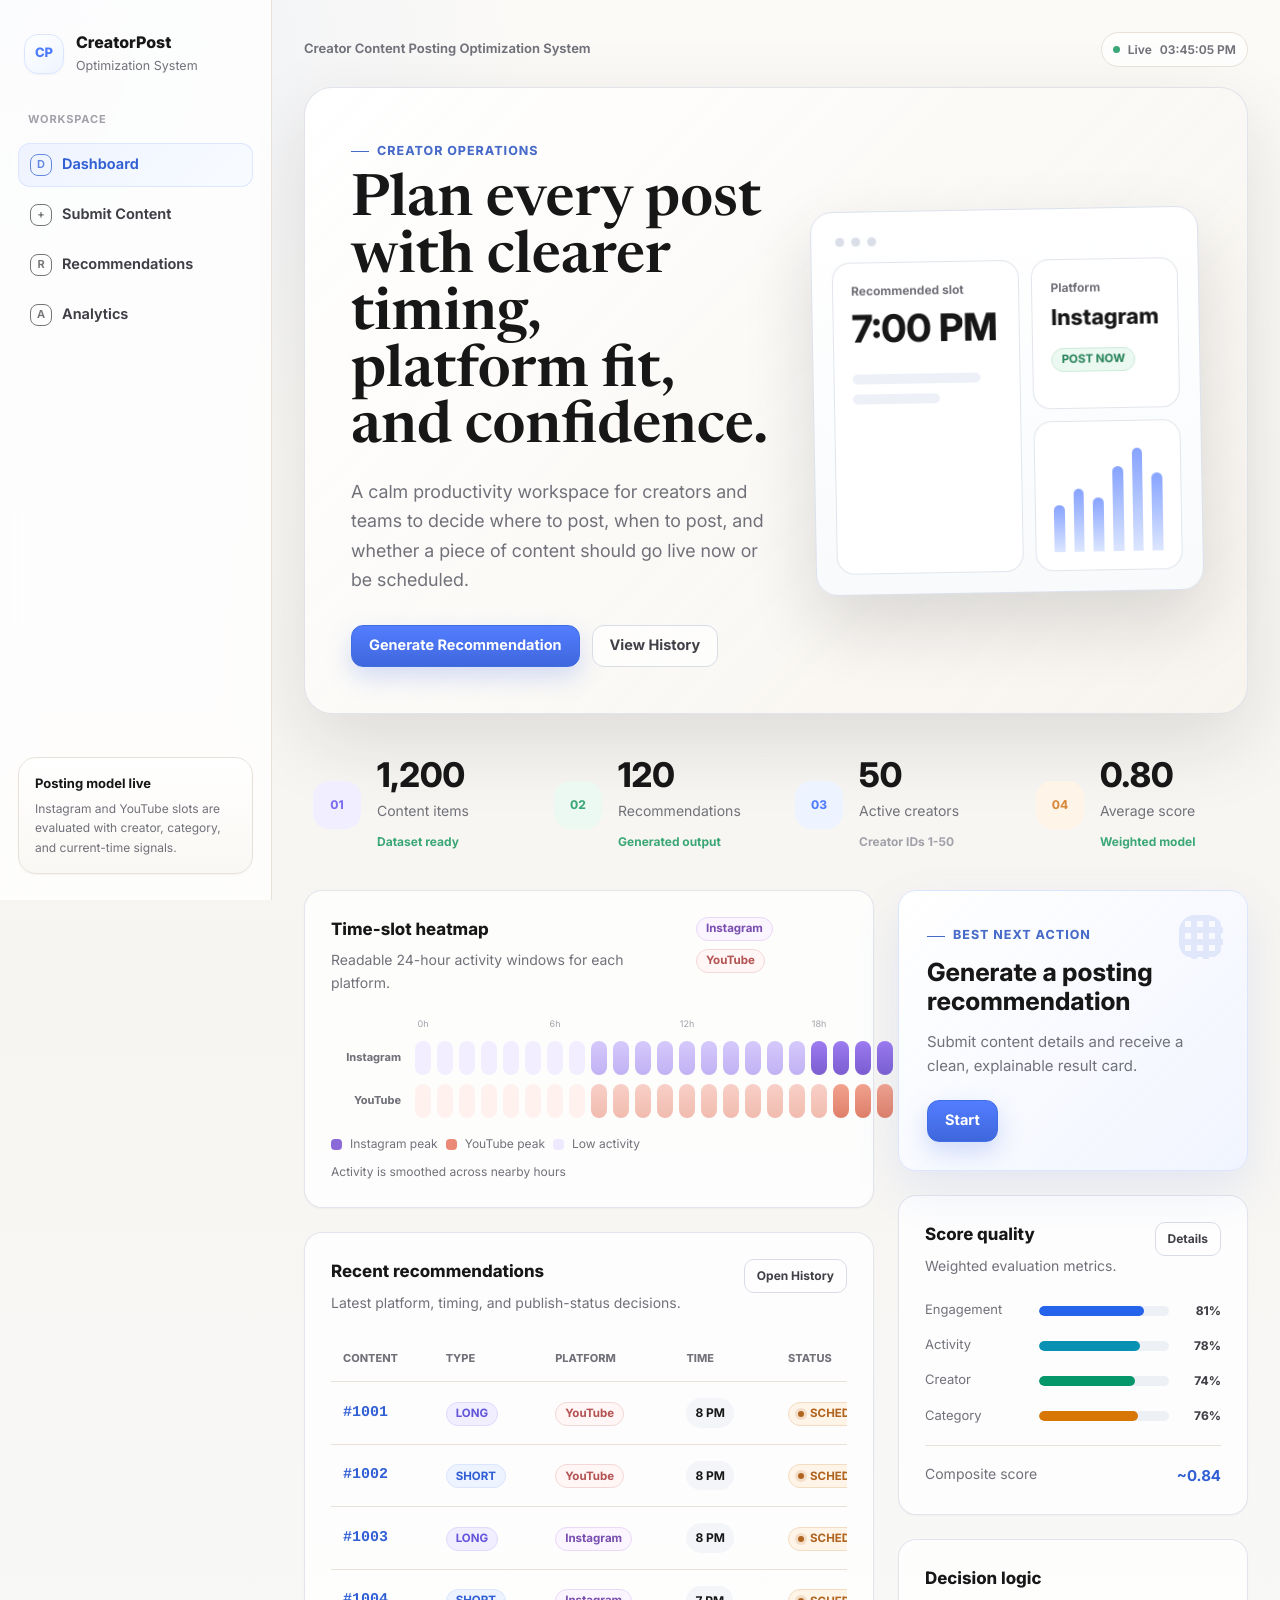
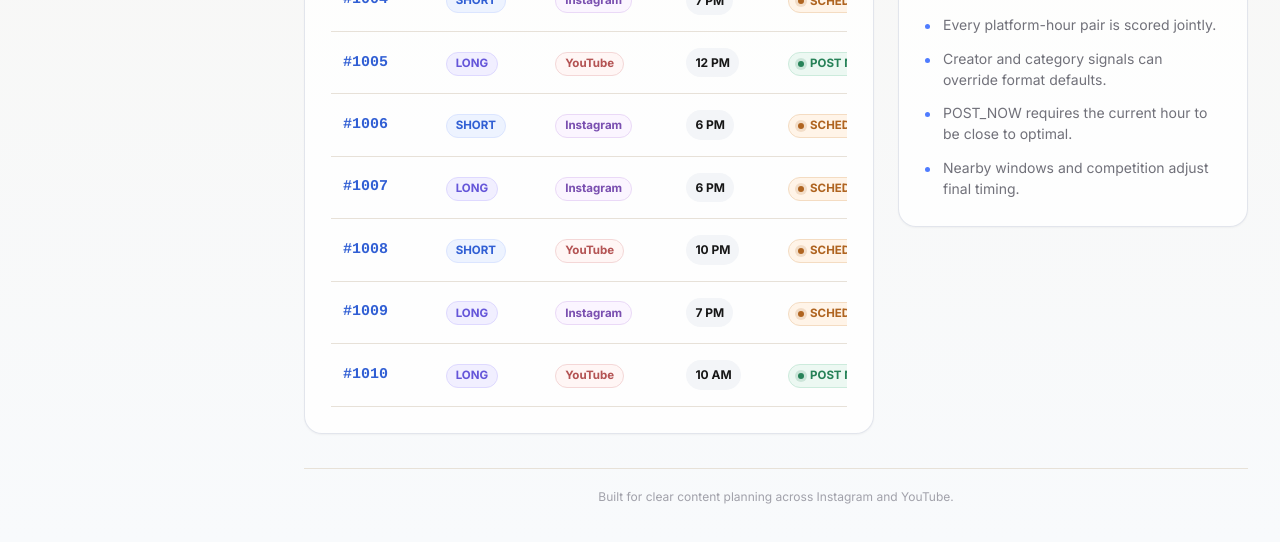
<file: index.html>
<!DOCTYPE html>
<html lang="en">
<head>
  <meta charset="UTF-8" />
  <meta name="viewport" content="width=device-width, initial-scale=1.0" />
  <title>Creator Content Posting Optimization System</title>
  <link rel="stylesheet" href="css/styles.css" />
  <link rel="stylesheet" href="css/dashboard.css" />
</head>
<body>
  <div class="app-shell">
    <aside class="sidebar">
      <a href="index.html" class="brand">
        <span class="brand-mark">CP</span>
        <span><span class="brand-title">CreatorPost</span><span class="brand-subtitle">Optimization System</span></span>
      </a>
      <nav class="sidebar-nav" aria-label="Main navigation">
        <span class="nav-section-label">Workspace</span>
        <a href="index.html" class="nav-link active"><span class="nav-icon">D</span>Dashboard</a>
        <a href="submit.html" class="nav-link"><span class="nav-icon">+</span>Submit Content</a>
        <a href="recommendations.html" class="nav-link"><span class="nav-icon">R</span>Recommendations</a>
        <a href="analytics.html" class="nav-link"><span class="nav-icon">A</span>Analytics</a>
      </nav>
      <div class="sidebar-card"><strong>Posting model live</strong><span>Instagram and YouTube slots are evaluated with creator, category, and current-time signals.</span></div>
    </aside>

    <div class="main-area">
      <header class="topbar">
        <div class="topbar-title">Creator Content Posting Optimization System</div>
        <div class="topbar-actions"><span class="status-pill"><span class="status-dot"></span>Live <span id="live-clock">--:--:--</span></span></div>
      </header>

      <main class="page-wrapper">
        <section class="dashboard-hero">
          <div class="hero-copy">
            <span class="eyebrow">Creator operations</span>
            <h1>Plan every post with clearer timing, platform fit, and confidence.</h1>
            <p>A calm productivity workspace for creators and teams to decide where to post, when to post, and whether a piece of content should go live now or be scheduled.</p>
            <div class="hero-actions">
              <a href="submit.html" class="btn btn-primary">Generate Recommendation</a>
              <a href="recommendations.html" class="btn btn-outline">View History</a>
            </div>
          </div>

          <div class="product-preview" aria-label="Dashboard preview">
            <div class="preview-toolbar"><span></span><span></span><span></span></div>
            <div class="preview-grid">
              <div class="preview-panel large">
                <div class="preview-label">Recommended slot</div>
                <div class="preview-value">7:00 PM</div>
                <div class="preview-line"></div>
                <div class="preview-line short"></div>
              </div>
              <div class="preview-panel">
                <div class="preview-label">Platform</div>
                <div class="preview-value small">Instagram</div>
                <span class="badge badge-post-now">POST NOW</span>
              </div>
              <div class="preview-chart">
                <span style="height:42%"></span><span style="height:56%"></span><span style="height:48%"></span><span style="height:76%"></span><span style="height:92%"></span><span style="height:70%"></span>
              </div>
            </div>
          </div>
        </section>

        <section class="grid-4 metric-strip">
          <article class="stat-card"><span class="stat-icon purple">01</span><div class="stat-info"><div class="stat-value" id="stat-total-content">-</div><div class="stat-label">Content items</div><div class="stat-change up">Dataset ready</div></div></article>
          <article class="stat-card"><span class="stat-icon green">02</span><div class="stat-info"><div class="stat-value" id="stat-total-recs">-</div><div class="stat-label">Recommendations</div><div class="stat-change up">Generated output</div></div></article>
          <article class="stat-card"><span class="stat-icon blue">03</span><div class="stat-info"><div class="stat-value" id="stat-creators">-</div><div class="stat-label">Active creators</div><div class="stat-change">Creator IDs 1-50</div></div></article>
          <article class="stat-card"><span class="stat-icon orange">04</span><div class="stat-info"><div class="stat-value" id="stat-avg-score">-</div><div class="stat-label">Average score</div><div class="stat-change up">Weighted model</div></div></article>
        </section>

        <section class="dashboard-main">
          <div class="dashboard-left">
            <article class="card">
              <div class="card-header">
                <div><div class="card-title">Time-slot heatmap</div><div class="card-subtitle">Readable 24-hour activity windows for each platform.</div></div>
                <div class="flex gap-8 wrap"><span class="badge badge-instagram">Instagram</span><span class="badge badge-youtube">YouTube</span></div>
              </div>
              <div id="heatmap-container"></div>
              <div id="heatmap-legend"></div>
            </article>

            <article class="card">
              <div class="card-header">
                <div><div class="card-title">Recent recommendations</div><div class="card-subtitle">Latest platform, timing, and publish-status decisions.</div></div>
                <a href="recommendations.html" class="btn btn-outline btn-sm">Open History</a>
              </div>
              <div class="table-scroll">
                <table class="recent-table">
                  <thead><tr><th>Content</th><th>Type</th><th>Platform</th><th>Time</th><th>Status</th><th>Creator</th></tr></thead>
                  <tbody id="recent-recs-body"><tr><td colspan="6"><div class="loading-overlay"><div class="spinner"></div> Loading recommendations...</div></td></tr></tbody>
                </table>
              </div>
            </article>
          </div>

          <aside class="dashboard-right">
            <section class="recommendation-card">
              <span class="eyebrow">Best next action</span>
              <h3>Generate a posting recommendation</h3>
              <p>Submit content details and receive a clean, explainable result card.</p>
              <a href="submit.html" class="btn btn-primary">Start</a>
            </section>

            <article class="card">
              <div class="card-header"><div><div class="card-title">Score quality</div><div class="card-subtitle">Weighted evaluation metrics.</div></div><a href="analytics.html" class="btn btn-outline btn-sm">Details</a></div>
              <div class="score-mini" id="score-summary-wrap"><div class="loading-overlay"><div class="spinner"></div></div></div>
              <div class="divider"></div>
              <div class="flex-between text-muted"><span>Composite score</span><strong class="score-accent">~0.84</strong></div>
            </article>

            <article class="card">
              <div class="card-header"><div class="card-title">Decision logic</div></div>
              <ul class="info-list">
                <li>Every platform-hour pair is scored jointly.</li>
                <li>Creator and category signals can override format defaults.</li>
                <li>POST_NOW requires the current hour to be close to optimal.</li>
                <li>Nearby windows and competition adjust final timing.</li>
              </ul>
            </article>
          </aside>
        </section>
      </main>
      <footer class="footer">Built for clear content planning across Instagram and YouTube.</footer>
    </div>
  </div>
  <script src="js/api.js"></script>
  <script src="js/dashboard.js"></script>
</body>
</html>
</file>
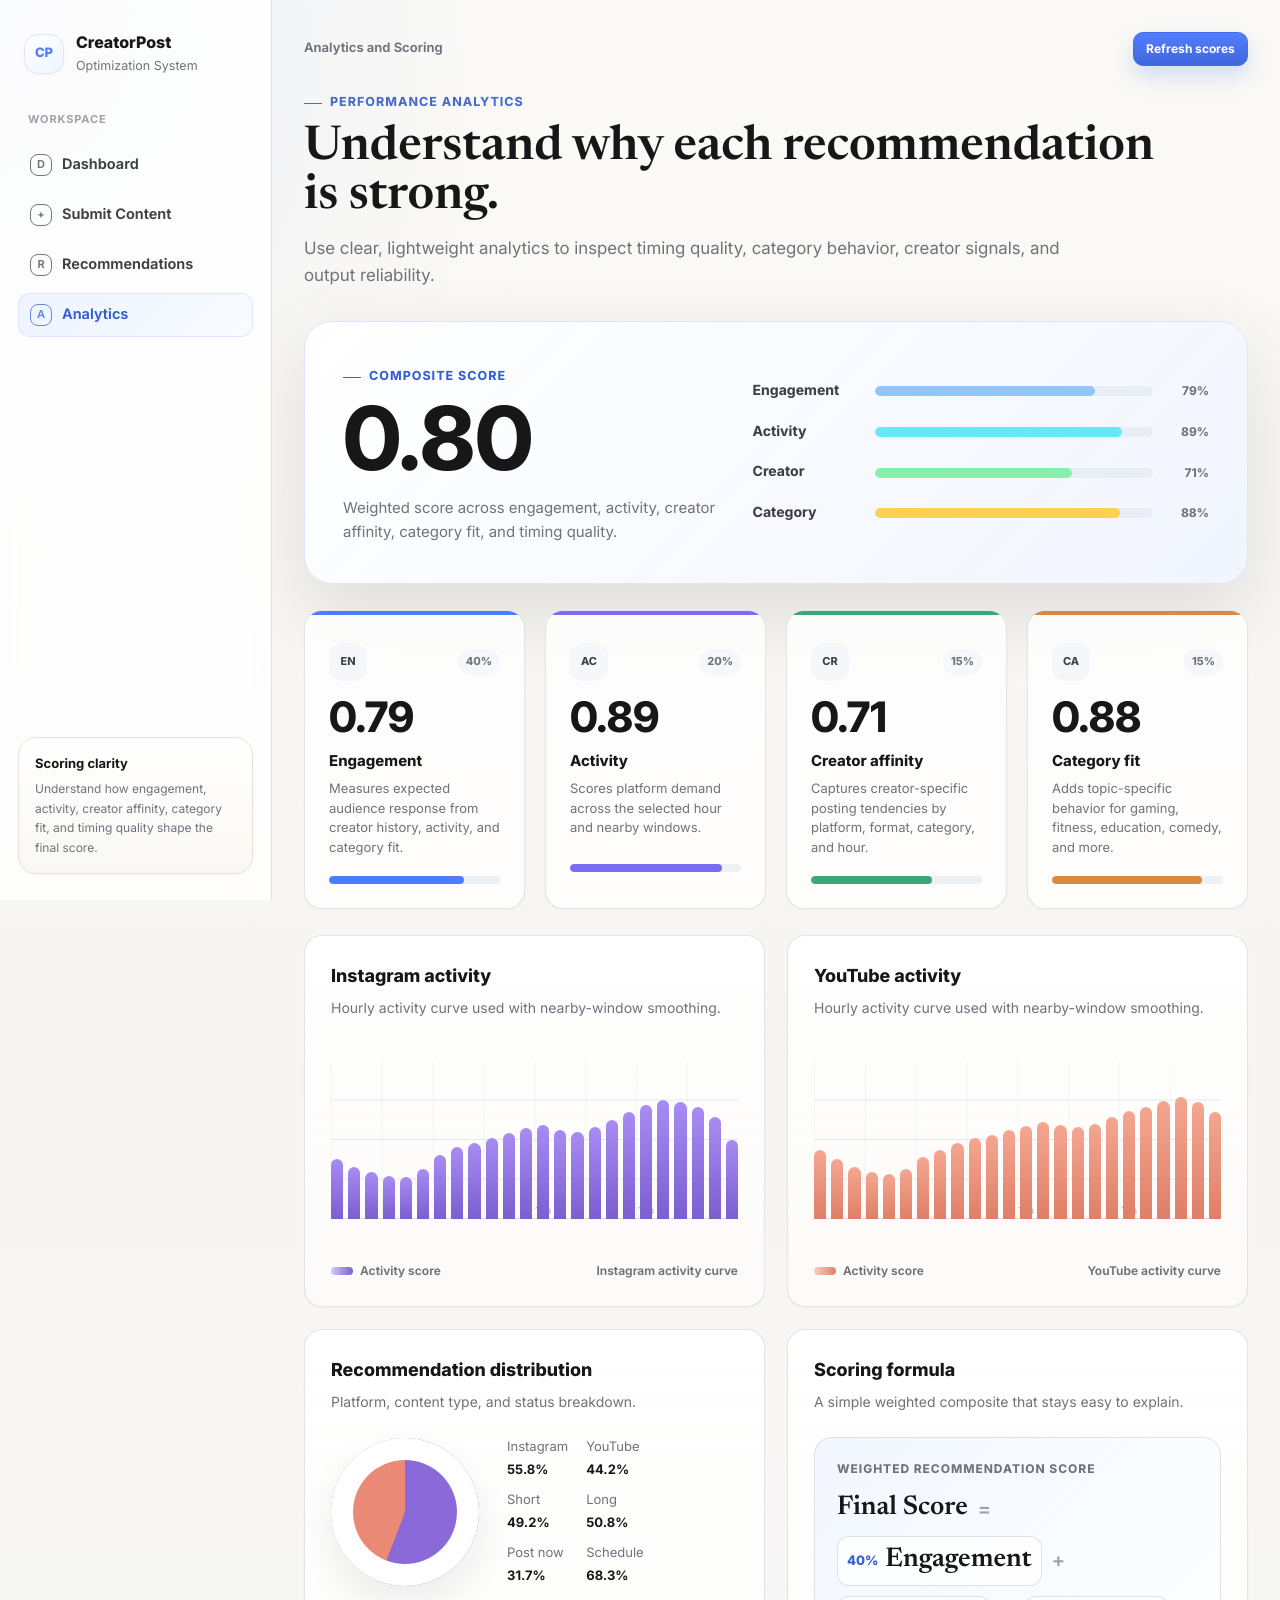
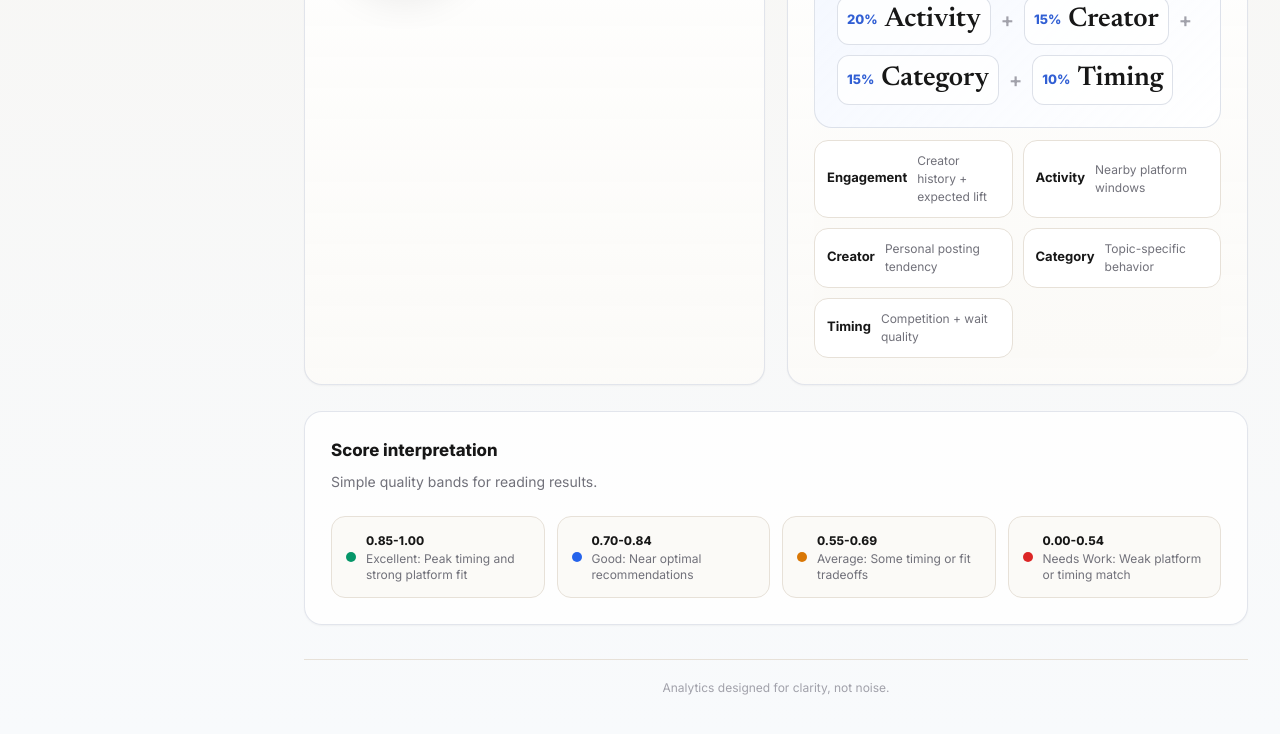
<file: analytics.html>
<!DOCTYPE html>
<html lang="en">
<head>
  <meta charset="UTF-8" />
  <meta name="viewport" content="width=device-width, initial-scale=1.0" />
  <title>Analytics | CreatorPost</title>
  <link rel="stylesheet" href="css/styles.css" />
  <link rel="stylesheet" href="css/analytics.css" />
</head>
<body>
  <div class="app-shell">
    <aside class="sidebar">
      <a href="index.html" class="brand"><span class="brand-mark">CP</span><span><span class="brand-title">CreatorPost</span><span class="brand-subtitle">Optimization System</span></span></a>
      <nav class="sidebar-nav" aria-label="Main navigation">
        <span class="nav-section-label">Workspace</span>
        <a href="index.html" class="nav-link"><span class="nav-icon">D</span>Dashboard</a>
        <a href="submit.html" class="nav-link"><span class="nav-icon">+</span>Submit Content</a>
        <a href="recommendations.html" class="nav-link"><span class="nav-icon">R</span>Recommendations</a>
        <a href="analytics.html" class="nav-link active"><span class="nav-icon">A</span>Analytics</a>
      </nav>
      <div class="sidebar-card"><strong>Scoring clarity</strong><span>Understand how engagement, activity, creator affinity, category fit, and timing quality shape the final score.</span></div>
    </aside>

    <div class="main-area">
      <header class="topbar"><div class="topbar-title">Analytics and Scoring</div><div class="topbar-actions"><button class="btn btn-primary btn-sm" id="run-scoring-btn">Refresh scores</button></div></header>
      <main class="page-wrapper">
        <header class="page-header">
          <span class="eyebrow">Performance analytics</span>
          <h1>Understand why each recommendation is strong.</h1>
          <p>Use clear, lightweight analytics to inspect timing quality, category behavior, creator signals, and output reliability.</p>
        </header>

        <section class="score-hero">
          <div class="score-hero-left">
            <span class="eyebrow">Composite score</span>
            <div class="final-score-value" id="hero-final-score">0.00</div>
            <div class="score-label">Weighted score across engagement, activity, creator affinity, category fit, and timing quality.</div>
          </div>
          <div class="score-hero-right">
            <div class="hero-metric-row"><span class="hero-metric-name">Engagement</span><div class="hero-metric-bar-wrap"><div class="hero-metric-bar" id="hero-bar-engagement"></div></div><span class="hero-metric-val" id="hero-val-engagement">0%</span></div>
            <div class="hero-metric-row"><span class="hero-metric-name">Activity</span><div class="hero-metric-bar-wrap"><div class="hero-metric-bar" id="hero-bar-timing"></div></div><span class="hero-metric-val" id="hero-val-timing">0%</span></div>
            <div class="hero-metric-row"><span class="hero-metric-name">Creator</span><div class="hero-metric-bar-wrap"><div class="hero-metric-bar" id="hero-bar-platform"></div></div><span class="hero-metric-val" id="hero-val-platform">0%</span></div>
            <div class="hero-metric-row"><span class="hero-metric-name">Category</span><div class="hero-metric-bar-wrap"><div class="hero-metric-bar" id="hero-bar-efficiency"></div></div><span class="hero-metric-val" id="hero-val-efficiency">0%</span></div>
          </div>
        </section>

        <section class="metric-cards">
          <article class="metric-card engagement"><div class="metric-card-accent"></div><div class="metric-card-header"><span class="metric-icon">EN</span><span class="metric-weight">40%</span></div><div class="metric-score" id="card-engagement">0.00</div><div class="metric-name">Engagement</div><div class="metric-desc">Measures expected audience response from creator history, activity, and category fit.</div><div class="metric-progress"><div class="metric-progress-fill" id="bar-engagement"></div></div></article>
          <article class="metric-card timing"><div class="metric-card-accent"></div><div class="metric-card-header"><span class="metric-icon">AC</span><span class="metric-weight">20%</span></div><div class="metric-score" id="card-timing">0.00</div><div class="metric-name">Activity</div><div class="metric-desc">Scores platform demand across the selected hour and nearby windows.</div><div class="metric-progress"><div class="metric-progress-fill" id="bar-timing"></div></div></article>
          <article class="metric-card platform"><div class="metric-card-accent"></div><div class="metric-card-header"><span class="metric-icon">CR</span><span class="metric-weight">15%</span></div><div class="metric-score" id="card-platform">0.00</div><div class="metric-name">Creator affinity</div><div class="metric-desc">Captures creator-specific posting tendencies by platform, format, category, and hour.</div><div class="metric-progress"><div class="metric-progress-fill" id="bar-platform"></div></div></article>
          <article class="metric-card efficiency"><div class="metric-card-accent"></div><div class="metric-card-header"><span class="metric-icon">CA</span><span class="metric-weight">15%</span></div><div class="metric-score" id="card-efficiency">0.00</div><div class="metric-name">Category fit</div><div class="metric-desc">Adds topic-specific behavior for gaming, fitness, education, comedy, and more.</div><div class="metric-progress"><div class="metric-progress-fill" id="bar-efficiency"></div></div></article>
        </section>

        <section class="charts-grid">
          <article class="chart-card"><h3>Instagram activity</h3><p>Hourly activity curve used with nearby-window smoothing.</p><div id="ig-activity-bars"></div></article>
          <article class="chart-card"><h3>YouTube activity</h3><p>Hourly activity curve used with nearby-window smoothing.</p><div id="yt-activity-bars"></div></article>
          <article class="chart-card"><h3>Recommendation distribution</h3><p>Platform, content type, and status breakdown.</p><div class="distribution-layout"><div id="donut-chart" class="donut-chart"></div><div class="distribution-list"><span>Instagram <strong id="dist-ig">-</strong></span><span>YouTube <strong id="dist-yt">-</strong></span><span>Short <strong id="dist-short">-</strong></span><span>Long <strong id="dist-long">-</strong></span><span>Post now <strong id="dist-now">-</strong></span><span>Schedule <strong id="dist-sched">-</strong></span></div></div></article>
          <article class="chart-card"><h3>Scoring formula</h3><p>A simple weighted composite that stays easy to explain.</p><div id="formula-display"></div></article>
        </section>

        <section class="card">
          <div class="card-header"><div><div class="card-title">Score interpretation</div><div class="card-subtitle">Simple quality bands for reading results.</div></div></div>
          <div class="interpretation-grid" id="interpretation-grid"></div>
        </section>
      </main>
      <footer class="footer">Analytics designed for clarity, not noise.</footer>
    </div>
  </div>
  <script src="js/api.js"></script>
  <script src="js/analytics.js"></script>
</body>
</html>
</file>
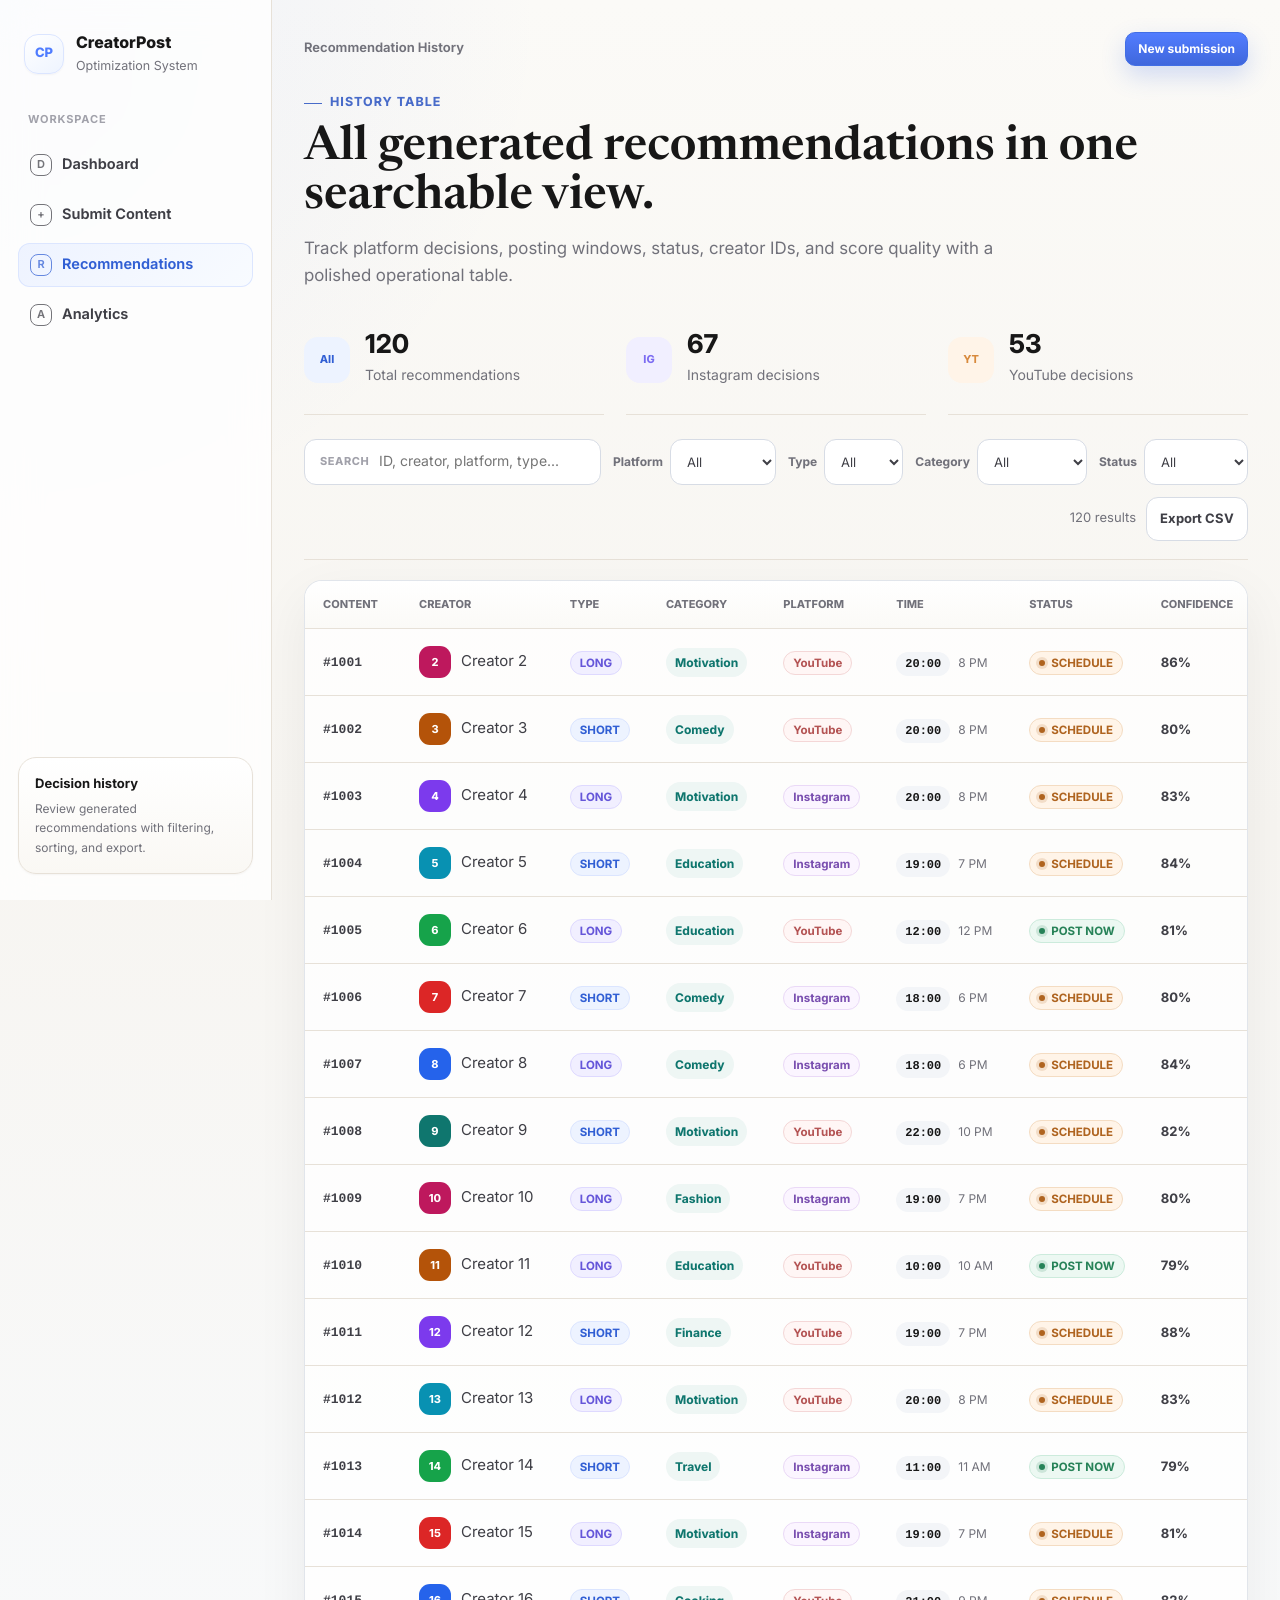
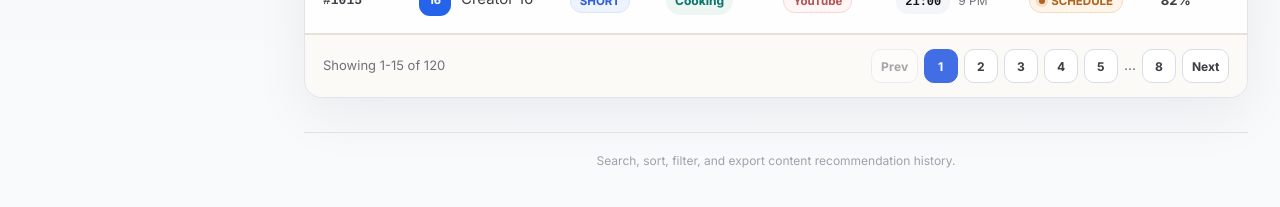
<file: recommendations.html>
<!DOCTYPE html>
<html lang="en">
<head>
  <meta charset="UTF-8" />
  <meta name="viewport" content="width=device-width, initial-scale=1.0" />
  <title>Recommendations | CreatorPost</title>
  <link rel="stylesheet" href="css/styles.css" />
  <link rel="stylesheet" href="css/recommendations.css" />
</head>
<body>
  <div class="app-shell">
    <aside class="sidebar">
      <a href="index.html" class="brand"><span class="brand-mark">CP</span><span><span class="brand-title">CreatorPost</span><span class="brand-subtitle">Optimization System</span></span></a>
      <nav class="sidebar-nav" aria-label="Main navigation">
        <span class="nav-section-label">Workspace</span>
        <a href="index.html" class="nav-link"><span class="nav-icon">D</span>Dashboard</a>
        <a href="submit.html" class="nav-link"><span class="nav-icon">+</span>Submit Content</a>
        <a href="recommendations.html" class="nav-link active"><span class="nav-icon">R</span>Recommendations</a>
        <a href="analytics.html" class="nav-link"><span class="nav-icon">A</span>Analytics</a>
      </nav>
      <div class="sidebar-card"><strong>Decision history</strong><span>Review generated recommendations with filtering, sorting, and export.</span></div>
    </aside>

    <div class="main-area">
      <header class="topbar"><div class="topbar-title">Recommendation History</div><div class="topbar-actions"><a href="submit.html" class="btn btn-primary btn-sm">New submission</a></div></header>
      <main class="page-wrapper">
        <header class="page-header">
          <span class="eyebrow">History table</span>
          <h1>All generated recommendations in one searchable view.</h1>
          <p>Track platform decisions, posting windows, status, creator IDs, and score quality with a polished operational table.</p>
        </header>

        <section class="rec-summary">
          <article class="rec-summary-card"><span class="rec-summary-icon">All</span><div class="rec-summary-info"><strong id="sum-total">-</strong><span>Total recommendations</span></div></article>
          <article class="rec-summary-card"><span class="rec-summary-icon instagram">IG</span><div class="rec-summary-info"><strong id="sum-ig">-</strong><span>Instagram decisions</span></div></article>
          <article class="rec-summary-card"><span class="rec-summary-icon youtube">YT</span><div class="rec-summary-info"><strong id="sum-yt">-</strong><span>YouTube decisions</span></div></article>
        </section>

        <section class="rec-toolbar">
          <label class="search-wrap" for="search-input"><span class="search-icon">Search</span><input type="text" id="search-input" placeholder="ID, creator, platform, type..." /></label>
          <div class="filter-group"><label class="filter-label" for="filter-platform">Platform</label><select id="filter-platform" class="filter-select"><option value="">All</option><option value="Instagram">Instagram</option><option value="YouTube">YouTube</option></select></div>
          <div class="filter-group"><label class="filter-label" for="filter-type">Type</label><select id="filter-type" class="filter-select"><option value="">All</option><option value="SHORT">Short</option><option value="LONG">Long</option></select></div>
          <div class="filter-group"><label class="filter-label" for="filter-category">Category</label><select id="filter-category" class="filter-select"><option value="">All</option><option value="Gaming">Gaming</option><option value="Cooking">Cooking</option><option value="Dancing">Dancing</option><option value="Education">Education</option><option value="Tech">Tech</option><option value="Finance">Finance</option><option value="Fitness">Fitness</option><option value="Comedy">Comedy</option><option value="Music">Music</option><option value="Travel">Travel</option><option value="Fashion">Fashion</option><option value="Motivation">Motivation</option></select></div>
          <div class="filter-group"><label class="filter-label" for="filter-decision">Status</label><select id="filter-decision" class="filter-select"><option value="">All</option><option value="POST_NOW">Post now</option><option value="SCHEDULE">Schedule</option></select></div>
          <div class="toolbar-right"><span class="result-count" id="result-count">- results</span><button class="export-btn" id="export-btn">Export CSV</button></div>
        </section>

        <section class="rec-table-wrap">
          <div class="table-scroll">
            <table class="rec-table">
              <thead><tr><th data-sort="content_id">Content <span class="sort-icon"></span></th><th data-sort="creator_id">Creator <span class="sort-icon"></span></th><th data-sort="content_type">Type <span class="sort-icon"></span></th><th data-sort="content_category">Category <span class="sort-icon"></span></th><th data-sort="platform">Platform <span class="sort-icon"></span></th><th data-sort="time_slot">Time <span class="sort-icon"></span></th><th data-sort="decision">Status <span class="sort-icon"></span></th><th data-sort="confidence">Confidence <span class="sort-icon"></span></th><th data-sort="score">Score <span class="sort-icon"></span></th><th>Why</th></tr></thead>
              <tbody id="rec-table-body"><tr><td colspan="10"><div class="loading-overlay"><div class="spinner"></div> Loading recommendations...</div></td></tr></tbody>
            </table>
          </div>
          <div class="pagination"><span class="pagination-info" id="pagination-info">Showing - of -</span><div class="pagination-controls" id="pagination-controls"></div></div>
        </section>
      </main>
      <footer class="footer">Search, sort, filter, and export content recommendation history.</footer>
    </div>
  </div>
  <script src="js/api.js"></script>
  <script src="js/recommendations.js"></script>
</body>
</html>
</file>
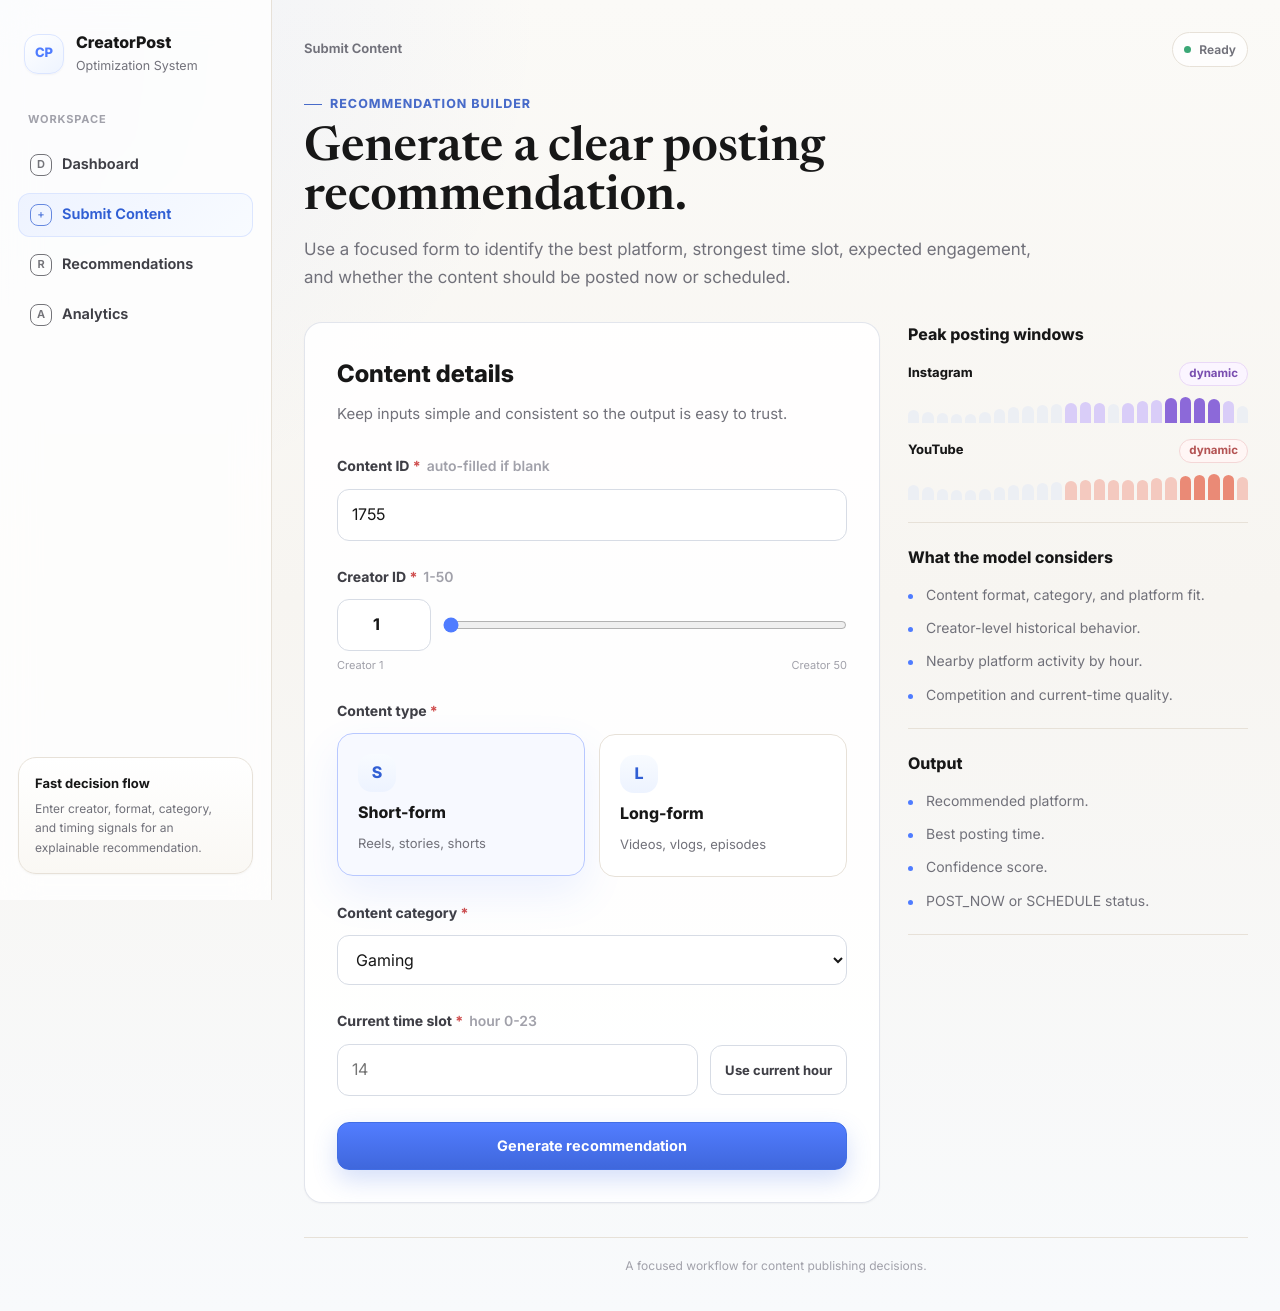
<file: submit.html>
<!DOCTYPE html>
<html lang="en">
<head>
  <meta charset="UTF-8" />
  <meta name="viewport" content="width=device-width, initial-scale=1.0" />
  <title>Submit Content | CreatorPost</title>
  <link rel="stylesheet" href="css/styles.css" />
  <link rel="stylesheet" href="css/submit.css" />
</head>
<body>
  <div class="app-shell">
    <aside class="sidebar">
      <a href="index.html" class="brand"><span class="brand-mark">CP</span><span><span class="brand-title">CreatorPost</span><span class="brand-subtitle">Optimization System</span></span></a>
      <nav class="sidebar-nav" aria-label="Main navigation">
        <span class="nav-section-label">Workspace</span>
        <a href="index.html" class="nav-link"><span class="nav-icon">D</span>Dashboard</a>
        <a href="submit.html" class="nav-link active"><span class="nav-icon">+</span>Submit Content</a>
        <a href="recommendations.html" class="nav-link"><span class="nav-icon">R</span>Recommendations</a>
        <a href="analytics.html" class="nav-link"><span class="nav-icon">A</span>Analytics</a>
      </nav>
      <div class="sidebar-card"><strong>Fast decision flow</strong><span>Enter creator, format, category, and timing signals for an explainable recommendation.</span></div>
    </aside>

    <div class="main-area">
      <header class="topbar"><div class="topbar-title">Submit Content</div><div class="topbar-actions"><span class="status-pill"><span class="status-dot"></span>Ready</span></div></header>
      <main class="page-wrapper">
        <header class="page-header">
          <span class="eyebrow">Recommendation builder</span>
          <h1>Generate a clear posting recommendation.</h1>
          <p>Use a focused form to identify the best platform, strongest time slot, expected engagement, and whether the content should be posted now or scheduled.</p>
        </header>

        <div id="submit-error" class="alert alert-error" style="display:none"></div>

        <section class="submit-container">
          <article class="form-card">
            <div class="form-title">Content details</div>
            <div class="form-description">Keep inputs simple and consistent so the output is easy to trust.</div>

            <form id="submit-form" novalidate>
              <div class="form-group">
                <label class="form-label" for="content-id">Content ID <span class="required">*</span><span class="hint">auto-filled if blank</span></label>
                <input type="number" id="content-id" class="form-input" placeholder="1042" min="1" />
                <div class="form-error-msg">Enter a valid Content ID greater than or equal to 1.</div>
              </div>

              <div class="form-group">
                <label class="form-label" for="creator-id">Creator ID <span class="required">*</span><span class="hint">1-50</span></label>
                <div class="creator-input-wrap">
                  <div class="creator-row">
                    <input type="number" id="creator-id" class="form-input" value="1" min="1" max="50" />
                    <input type="range" id="creator-slider" class="creator-slider" min="1" max="50" value="1" />
                  </div>
                  <div class="creator-range-labels"><span>Creator 1</span><span>Creator 50</span></div>
                </div>
                <div class="form-error-msg">Creator ID must be between 1 and 50.</div>
              </div>

              <div class="form-group">
                <label class="form-label">Content type <span class="required">*</span></label>
                <div class="type-toggle">
                  <div class="type-option">
                    <input type="radio" name="content_type" id="type-short" value="SHORT" checked />
                    <label for="type-short"><span class="type-option-icon">S</span><span class="type-option-name">Short-form</span><span class="type-option-desc">Reels, stories, shorts</span></label>
                  </div>
                  <div class="type-option">
                    <input type="radio" name="content_type" id="type-long" value="LONG" />
                    <label for="type-long"><span class="type-option-icon">L</span><span class="type-option-name">Long-form</span><span class="type-option-desc">Videos, vlogs, episodes</span></label>
                  </div>
                </div>
                <div class="form-error-msg" id="type-error" style="display:none">Please select a content type.</div>
              </div>

              <div class="form-group">
                <label class="form-label" for="content-category">Content category <span class="required">*</span></label>
                <select id="content-category" class="form-input">
                  <option value="Gaming">Gaming</option>
                  <option value="Cooking">Cooking</option>
                  <option value="Dancing">Dancing</option>
                  <option value="Education">Education</option>
                  <option value="Tech">Tech</option>
                  <option value="Finance">Finance</option>
                  <option value="Fitness">Fitness</option>
                  <option value="Comedy">Comedy</option>
                  <option value="Music">Music</option>
                  <option value="Travel">Travel</option>
                  <option value="Fashion">Fashion</option>
                  <option value="Motivation">Motivation</option>
                </select>
                <div class="form-error-msg">Choose a valid content category.</div>
              </div>

              <div class="form-group">
                <label class="form-label" for="created-timestamp">Current time slot <span class="required">*</span><span class="hint">hour 0-23</span></label>
                <div class="timestamp-row">
                  <input type="number" id="created-timestamp" class="form-input" placeholder="14" min="0" max="23" />
                  <button type="button" class="now-btn" id="now-btn">Use current hour</button>
                </div>
                <div class="form-error-msg">Time slot must be between 0 and 23.</div>
              </div>

              <div class="submit-btn-wrap"><button type="submit" class="btn btn-primary" id="submit-btn">Generate recommendation</button></div>
            </form>

            <section class="result-panel" id="result-panel">
              <div class="result-header"><span class="result-check">OK</span><div><h3>Recommendation ready</h3><p>Review the suggested platform and timing before publishing.</p></div></div>
              <div class="result-body">
                <div class="result-field"><div class="result-field-label">Content ID</div><div class="result-field-value font-mono" id="res-content-id">-</div></div>
                <div class="result-field"><div class="result-field-label">Content type</div><div class="result-field-value" id="res-content-type">-</div></div>
                <div class="result-field"><div class="result-field-label">Category</div><div class="result-field-value" id="res-category">-</div></div>
                <div class="result-field primary-result"><div class="result-field-label">Recommended platform</div><div class="result-field-value highlight" id="res-platform">-</div></div>
                <div class="result-field primary-result"><div class="result-field-label">Best posting time</div><div class="result-field-value highlight" id="res-time-slot">-</div></div>
                <div class="result-field primary-result"><div class="result-field-label">Expected engagement</div><div class="result-field-value highlight" id="res-engagement">High</div></div>
                <div class="result-field primary-result"><div class="result-field-label">Confidence</div><div class="result-field-value highlight" id="res-confidence">-</div></div>
                <div class="result-field primary-result"><div class="result-field-label">Status</div><div id="res-decision" class="decision-output">-</div></div>
              </div>
              <div class="result-footer">
                <p class="text-muted" id="res-reason"></p>
                <section class="why-panel" aria-label="Why this recommendation">
                  <h4>Why this recommendation?</h4>
                  <div class="why-grid">
                    <div><strong>Timing</strong><span id="why-timing">-</span></div>
                    <div><strong>Platform</strong><span id="why-platform">-</span></div>
                    <div><strong>Decision</strong><span id="why-decision">-</span></div>
                    <div><strong>Scoring</strong><span id="why-score">-</span></div>
                  </div>
                  <div class="component-bars">
                    <span style="--label:'Engagement'"><i id="component-engagement"></i></span>
                    <span style="--label:'Activity'"><i id="component-activity"></i></span>
                    <span style="--label:'Creator'"><i id="component-creator"></i></span>
                    <span style="--label:'Category'"><i id="component-category"></i></span>
                    <span style="--label:'Timing'"><i id="component-timing"></i></span>
                  </div>
                </section>
                <div class="result-actions"><a href="recommendations.html" class="btn btn-outline btn-sm">View history</a><button class="btn btn-muted btn-sm" type="button" id="submit-another-btn">Submit another</button></div>
              </div>
            </section>
          </article>

          <aside class="info-sidebar">
            <article class="info-card">
              <h4>Peak posting windows</h4>
              <div class="peak-times-grid">
                <div class="peak-platform-row"><div class="peak-platform-label">Instagram <span class="badge badge-instagram">dynamic</span></div><div class="peak-bar-wrap" id="ig-bar"></div></div>
                <div class="peak-platform-row"><div class="peak-platform-label">YouTube <span class="badge badge-youtube">dynamic</span></div><div class="peak-bar-wrap" id="yt-bar"></div></div>
              </div>
            </article>
            <article class="info-card"><h4>What the model considers</h4><ul class="info-list"><li>Content format, category, and platform fit.</li><li>Creator-level historical behavior.</li><li>Nearby platform activity by hour.</li><li>Competition and current-time quality.</li></ul></article>
            <article class="info-card"><h4>Output</h4><ul class="info-list"><li>Recommended platform.</li><li>Best posting time.</li><li>Confidence score.</li><li>POST_NOW or SCHEDULE status.</li></ul></article>
          </aside>
        </section>
      </main>
      <footer class="footer">A focused workflow for content publishing decisions.</footer>
    </div>
  </div>
  <script src="js/api.js"></script>
  <script src="js/submit.js"></script>
</body>
</html>
</file>
<file: css/styles.css>
@import url("https://fonts.googleapis.com/css2?family=Inter:wght@400;500;600;700;800&family=Newsreader:opsz,wght@6..72,500;6..72,600&display=swap");

:root {
  --bg: #f7f5f1;
  --bg-soft: #fbfaf7;
  --surface: #ffffff;
  --surface-2: #f8fafc;
  --border: #e7e1d8;
  --border-strong: #d7dce5;
  --text: #171717;
  --text-soft: #3f3f46;
  --muted: #71717a;
  --muted-2: #a1a1aa;
  --blue: #4f7cff;
  --blue-soft: #edf3ff;
  --purple: #7c6cf2;
  --purple-soft: #f1efff;
  --green: #3ba776;
  --green-soft: #ecf8f2;
  --orange: #d88a3d;
  --orange-soft: #fff4e8;
  --red: #cf4d4d;
  --red-soft: #fff0f0;
  --shadow-sm: 0 1px 2px rgba(24, 24, 27, 0.04);
  --shadow-md: 0 18px 48px rgba(24, 24, 27, 0.09);
  --shadow-lg: 0 28px 80px rgba(24, 24, 27, 0.12);
  --radius-sm: 12px;
  --radius-md: 18px;
  --radius-lg: 28px;
  --sidebar: 272px;
  --font: Inter, ui-sans-serif, system-ui, -apple-system, "Segoe UI", sans-serif;
  --display-font: Newsreader, Georgia, serif;
}

*,
*::before,
*::after { box-sizing: border-box; }

* { margin: 0; padding: 0; }

html { scroll-behavior: smooth; }

body {
  min-height: 100vh;
  background:
    radial-gradient(circle at top left, rgba(79, 124, 255, 0.08), transparent 34rem),
    linear-gradient(180deg, #fbfaf7 0%, #f7f5f1 46%, #f8fafc 100%);
  color: var(--text);
  font-family: var(--font);
  font-size: 16px;
  line-height: 1.62;
  text-rendering: geometricPrecision;
  -webkit-font-smoothing: antialiased;
}

a { color: inherit; }
button, input, select { font: inherit; }
button { cursor: pointer; }

.app-shell {
  min-height: 100vh;
  display: grid;
  grid-template-columns: var(--sidebar) minmax(0, 1fr);
}

.sidebar {
  position: sticky;
  top: 0;
  height: 100vh;
  display: flex;
  flex-direction: column;
  gap: 28px;
  padding: 26px 18px;
  border-right: 1px solid var(--border);
  background: rgba(255, 255, 255, 0.78);
  backdrop-filter: blur(18px);
}

.brand {
  display: flex;
  align-items: center;
  gap: 12px;
  padding: 4px 6px;
  color: var(--text);
  text-decoration: none;
}

.brand-mark {
  width: 40px;
  height: 40px;
  display: grid;
  place-items: center;
  border: 1px solid #dbe5ff;
  border-radius: 14px;
  background: linear-gradient(145deg, #ffffff, #eef4ff);
  color: var(--blue);
  font-size: 13px;
  font-weight: 800;
  letter-spacing: 0;
  box-shadow: var(--shadow-sm);
}

.brand-title {
  display: block;
  font-size: 16px;
  font-weight: 800;
  letter-spacing: 0;
}

.brand-subtitle {
  display: block;
  margin-top: 1px;
  color: var(--muted);
  font-size: 12.5px;
}

.sidebar-nav {
  display: flex;
  flex-direction: column;
  gap: 6px;
}

.nav-section-label {
  margin: 2px 10px 8px;
  color: var(--muted-2);
  font-size: 11px;
  font-weight: 700;
  letter-spacing: 0.08em;
  text-transform: uppercase;
}

.nav-link {
  min-height: 44px;
  display: flex;
  align-items: center;
  gap: 10px;
  padding: 10px 12px;
  border-radius: 12px;
  color: var(--text-soft);
  text-decoration: none;
  font-size: 14.5px;
  font-weight: 650;
  transition: background 160ms ease, color 160ms ease, transform 160ms ease;
}

.nav-link:hover {
  background: rgba(79, 124, 255, 0.07);
  color: var(--text);
}

.nav-link.active {
  background: linear-gradient(135deg, #eef3ff, #f8fbff);
  color: #315fd4;
  box-shadow: inset 0 0 0 1px #dce6ff;
}

.nav-icon {
  width: 22px;
  height: 22px;
  display: grid;
  place-items: center;
  border: 1px solid currentColor;
  border-radius: 8px;
  font-size: 11px;
  opacity: 0.72;
}

.sidebar-card {
  margin-top: auto;
  padding: 16px;
  border: 1px solid var(--border);
  border-radius: var(--radius-md);
  background: linear-gradient(180deg, #ffffff, #faf8f4);
  box-shadow: var(--shadow-sm);
}

.sidebar-card strong {
  display: block;
  font-size: 13px;
}

.sidebar-card span {
  display: block;
  margin-top: 4px;
  color: var(--muted);
  font-size: 12px;
}

.main-area {
  min-width: 0;
  padding: 32px;
}

.topbar {
  max-width: 1220px;
  margin: 0 auto 20px;
  display: flex;
  align-items: center;
  justify-content: space-between;
  gap: 18px;
}

.topbar-title {
  color: var(--muted);
  font-size: 13px;
  font-weight: 650;
}

.topbar-actions {
  display: flex;
  align-items: center;
  gap: 10px;
}

.status-pill {
  display: inline-flex;
  align-items: center;
  gap: 8px;
  min-height: 34px;
  padding: 7px 11px;
  border: 1px solid var(--border);
  border-radius: 999px;
  background: rgba(255, 255, 255, 0.75);
  color: var(--muted);
  font-size: 12px;
  font-weight: 650;
}

.status-dot {
  width: 7px;
  height: 7px;
  border-radius: 50%;
  background: var(--green);
}

.page-wrapper {
  width: min(1220px, 100%);
  margin: 0 auto;
}

.page-header {
  margin-bottom: 30px;
}

.eyebrow {
  display: inline-flex;
  align-items: center;
  gap: 8px;
  color: #486bc9;
  font-size: 12.5px;
  font-weight: 750;
  letter-spacing: 0.08em;
  text-transform: uppercase;
}

.eyebrow::before {
  content: "";
  width: 18px;
  height: 1px;
  background: currentColor;
}

.page-header h1 {
  max-width: 880px;
  margin-top: 10px;
  color: var(--text);
  font-family: var(--display-font);
  font-size: 48px;
  line-height: 1.02;
  font-weight: 600;
  letter-spacing: 0;
}

.page-header p {
  max-width: 760px;
  margin-top: 14px;
  color: var(--muted);
  font-size: 17px;
}

.card,
.form-card,
.info-card,
.rec-table-wrap,
.rec-summary-card,
.stat-card,
.metric-card,
.chart-card {
  border: 1px solid rgba(215, 220, 229, 0.72);
  border-radius: var(--radius-md);
  background: rgba(255, 255, 255, 0.78);
  box-shadow: var(--shadow-sm);
  transition: box-shadow 180ms ease, transform 180ms ease, border-color 180ms ease, background 180ms ease;
}

.card {
  padding: 26px;
}

.card:hover,
.form-card:hover,
.info-card:hover,
.rec-table-wrap:hover,
.metric-card:hover,
.chart-card:hover {
  border-color: rgba(184, 200, 255, 0.7);
  box-shadow: 0 18px 48px rgba(24, 24, 27, 0.07);
}

.card-header {
  display: flex;
  align-items: flex-start;
  justify-content: space-between;
  gap: 16px;
  margin-bottom: 22px;
}

.card-title {
  color: var(--text);
  font-size: 17px;
  font-weight: 760;
}

.card-subtitle {
  margin-top: 6px;
  color: var(--muted);
  font-size: 14px;
}

.btn {
  min-height: 42px;
  display: inline-flex;
  align-items: center;
  justify-content: center;
  gap: 8px;
  padding: 11px 17px;
  border: 1px solid var(--border-strong);
  border-radius: 12px;
  background: #fff;
  color: var(--text);
  text-decoration: none;
  font-size: 14.5px;
  font-weight: 700;
  line-height: 1;
  white-space: nowrap;
  transition: transform 160ms ease, box-shadow 160ms ease, border-color 160ms ease, background 160ms ease;
}

.btn:hover {
  transform: translateY(-1px);
  box-shadow: 0 8px 22px rgba(24, 24, 27, 0.08);
}

.btn-primary {
  border-color: #416ee5;
  background: linear-gradient(180deg, #527dff, #3f67dc);
  color: #fff;
  box-shadow: 0 10px 24px rgba(65, 110, 229, 0.22);
}

.btn-primary:hover { background: #365fc9; }
.btn-outline { background: rgba(255, 255, 255, 0.72); color: var(--text-soft); }
.btn-muted { background: var(--surface-2); color: var(--muted); }
.btn-sm { min-height: 34px; padding: 8px 12px; border-radius: 10px; font-size: 12px; }
.btn:disabled { opacity: 0.55; cursor: not-allowed; transform: none; }

.badge {
  display: inline-flex;
  align-items: center;
  justify-content: center;
  min-height: 24px;
  padding: 4px 9px;
  border: 1px solid transparent;
  border-radius: 999px;
  font-size: 11.5px;
  font-weight: 720;
  line-height: 1;
  white-space: nowrap;
}

.badge-instagram { border-color: #ead9f7; background: #fbf5ff; color: #7a4fb0; }
.badge-youtube { border-color: #f4d7d7; background: #fff6f5; color: #b45454; }
.badge-both { border-color: #dbe5ff; background: var(--blue-soft); color: #315fd4; }
.badge-post-now { border-color: #ccebdc; background: var(--green-soft); color: #278258; }
.badge-schedule { border-color: #f4dcc2; background: var(--orange-soft); color: #af6420; }
.badge-short { border-color: #dbe5ff; background: var(--blue-soft); color: #315fd4; }
.badge-long { border-color: #ded9ff; background: var(--purple-soft); color: #6556d9; }

.badge-dot {
  width: 6px;
  height: 6px;
  margin-right: 6px;
  border-radius: 50%;
  background: currentColor;
  box-shadow: 0 0 0 3px color-mix(in srgb, currentColor 16%, transparent);
}

.grid-2 { display: grid; grid-template-columns: repeat(2, minmax(0, 1fr)); gap: 18px; }
.grid-3 { display: grid; grid-template-columns: repeat(3, minmax(0, 1fr)); gap: 18px; }
.grid-4 { display: grid; grid-template-columns: repeat(4, minmax(0, 1fr)); gap: 20px; }
.flex { display: flex; }
.flex-between { display: flex; align-items: center; justify-content: space-between; gap: 16px; }
.gap-8 { gap: 8px; }
.wrap { flex-wrap: wrap; }
.mt-8 { margin-top: 8px; }
.mb-8 { margin-bottom: 8px; }
.text-muted { color: var(--muted); font-size: 14px; }
.font-mono { font-family: "SFMono-Regular", "Cascadia Mono", Consolas, monospace; }
.divider { height: 1px; margin: 18px 0; background: var(--border); }
.table-scroll { width: 100%; overflow-x: auto; }
.score-accent { color: #315fd4; font-size: 15px; }

.alert {
  display: flex;
  gap: 10px;
  margin-bottom: 16px;
  padding: 12px 14px;
  border: 1px solid #f0cccc;
  border-radius: 12px;
  background: var(--red-soft);
  color: #a33c3c;
  font-size: 13px;
}

.spinner {
  width: 18px;
  height: 18px;
  border: 2px solid #dfe7fb;
  border-top-color: var(--blue);
  border-radius: 50%;
  animation: spin 0.75s linear infinite;
}

@keyframes spin { to { transform: rotate(360deg); } }

.loading-overlay {
  min-height: 96px;
  display: flex;
  align-items: center;
  justify-content: center;
  gap: 10px;
  color: var(--muted);
  font-size: 13px;
}

.empty-state {
  padding: 36px 20px;
  text-align: center;
  color: var(--muted);
}

.empty-icon {
  margin-bottom: 8px;
  color: var(--text-soft);
  font-weight: 700;
}

.info-list {
  display: flex;
  flex-direction: column;
  gap: 12px;
  list-style: none;
}

.info-list li {
  position: relative;
  padding-left: 18px;
  color: var(--muted);
  font-size: 14px;
  line-height: 1.52;
}

.info-list li::before {
  content: "";
  position: absolute;
  left: 0;
  top: 9px;
  width: 5px;
  height: 5px;
  border-radius: 50%;
  background: var(--blue);
}

.footer {
  width: min(1220px, 100%);
  margin: 34px auto 0;
  padding: 18px 0 4px;
  border-top: 1px solid var(--border);
  color: var(--muted-2);
  text-align: center;
  font-size: 12px;
}

@media (max-width: 1080px) {
  .app-shell { grid-template-columns: 1fr; }
  .sidebar {
    position: relative;
    height: auto;
    padding: 16px;
    border-right: none;
    border-bottom: 1px solid var(--border);
  }
  .sidebar-nav {
    flex-direction: row;
    overflow-x: auto;
    padding-bottom: 2px;
  }
  .nav-section-label,
  .sidebar-card { display: none; }
  .nav-link { flex: 0 0 auto; }
}

@media (max-width: 760px) {
  .main-area { padding: 18px 14px; }
  .topbar { align-items: flex-start; flex-direction: column; }
  .page-header h1 { font-size: 36px; }
  .page-header p { font-size: 16px; }
  .grid-4, .grid-3, .grid-2 { grid-template-columns: 1fr; }
  .card-header, .flex-between, .page-header-actions { align-items: stretch; flex-direction: column; }
  .btn { width: 100%; }
}
</file>
<file: css/dashboard.css>
.dashboard-hero {
  display: grid;
  grid-template-columns: minmax(0, 1.05fr) minmax(360px, 0.95fr);
  gap: 34px;
  align-items: center;
  min-height: 455px;
  margin-bottom: 26px;
  padding: 46px;
  border: 1px solid rgba(215, 220, 229, 0.72);
  border-radius: var(--radius-lg);
  background:
    linear-gradient(135deg, rgba(255, 255, 255, 0.96), rgba(246, 242, 235, 0.84)),
    var(--surface);
  box-shadow: var(--shadow-lg);
}

.hero-copy h1 {
  max-width: 690px;
  margin-top: 12px;
  color: var(--text);
  font-family: var(--display-font);
  font-size: 58px;
  line-height: 0.98;
  font-weight: 600;
}

.hero-copy p {
  max-width: 610px;
  margin-top: 20px;
  color: var(--muted);
  font-size: 18px;
}

.hero-actions {
  display: flex;
  flex-wrap: wrap;
  gap: 12px;
  margin-top: 30px;
}

.product-preview {
  padding: 20px;
  border: 1px solid #dbe1ec;
  border-radius: 22px;
  background: linear-gradient(180deg, #ffffff, #f8fafc);
  box-shadow: 0 30px 70px rgba(24, 24, 27, 0.14);
  transform: rotate(-1deg);
}

.preview-toolbar {
  display: flex;
  gap: 7px;
  padding: 5px 4px 16px;
}

.preview-toolbar span {
  width: 9px;
  height: 9px;
  border-radius: 50%;
  background: #d9dee8;
}

.preview-grid {
  display: grid;
  grid-template-columns: 1fr 0.78fr;
  gap: 12px;
}

.preview-panel,
.preview-chart {
  min-height: 150px;
  padding: 18px;
  border: 1px solid rgba(215, 220, 229, 0.75);
  border-radius: 18px;
  background: #fff;
}

.preview-panel.large { grid-row: span 2; }

.preview-label {
  color: var(--muted);
  font-size: 12px;
  font-weight: 700;
}

.preview-value {
  margin-top: 10px;
  color: var(--text);
  font-size: 38px;
  line-height: 1;
  font-weight: 760;
}

.preview-value.small { font-size: 22px; margin-bottom: 16px; }

.preview-line {
  width: 86%;
  height: 10px;
  margin-top: 26px;
  border-radius: 999px;
  background: #edf1f7;
}

.preview-line.short {
  width: 58%;
  margin-top: 10px;
}

.preview-chart {
  display: flex;
  align-items: flex-end;
  gap: 9px;
}

.preview-chart span {
  flex: 1;
  border-radius: 999px 999px 5px 5px;
  background: linear-gradient(180deg, #86a3ff, #dce6ff);
}

.metric-strip { margin-bottom: 20px; }

.metric-strip .stat-card {
  border-color: transparent;
  background: transparent;
  box-shadow: none;
}

.stat-card {
  min-height: 112px;
  display: flex;
  align-items: center;
  gap: 16px;
  padding: 18px 8px;
  transition: transform 160ms ease, box-shadow 160ms ease;
}

.stat-card:hover { transform: translateY(-2px); }

.stat-icon {
  width: 48px;
  height: 48px;
  display: grid;
  place-items: center;
  flex: 0 0 auto;
  border-radius: 16px;
  font-size: 12px;
  font-weight: 760;
}

.stat-icon.purple { background: var(--purple-soft); color: var(--purple); }
.stat-icon.green { background: var(--green-soft); color: var(--green); }
.stat-icon.blue { background: var(--blue-soft); color: var(--blue); }
.stat-icon.orange { background: var(--orange-soft); color: var(--orange); }
.stat-value { color: var(--text); font-size: 34px; font-weight: 780; line-height: 1; }
.stat-label { margin-top: 8px; color: var(--muted); font-size: 14px; }
.stat-change { margin-top: 8px; color: var(--muted-2); font-size: 12px; font-weight: 700; }
.stat-change.up { color: var(--green); }

.dashboard-main {
  display: grid;
  grid-template-columns: minmax(0, 1fr) 350px;
  gap: 24px;
}

.dashboard-left,
.dashboard-right {
  display: flex;
  flex-direction: column;
  gap: 24px;
}

.activity-header-row,
.activity-grid {
  display: grid;
  grid-template-columns: 78px repeat(24, minmax(16px, 1fr));
  gap: 6px;
  align-items: center;
}

.activity-grid { margin-top: 9px; }
.activity-label { color: var(--muted); font-size: 11px; font-weight: 750; text-align: right; padding-right: 8px; }
.activity-hour-label { color: var(--muted-2); font-size: 9px; text-align: center; }

.heat-cell {
  height: 34px;
  min-width: 16px;
  border-radius: 10px;
  cursor: pointer;
  transition: transform 160ms ease, box-shadow 160ms ease;
}

.heat-cell:hover {
  transform: translateY(-2px);
  box-shadow: 0 8px 18px rgba(24, 24, 27, 0.12);
}

.heat-cell.instagram[data-level="high"] { background: linear-gradient(180deg, #9d7bf0, #7b5ed0); }
.heat-cell.instagram[data-level="medium"] { background: linear-gradient(180deg, #d5c9fb, #c1b1f4); }
.heat-cell.instagram[data-level="low"] { background: #f2eeff; }
.heat-cell.youtube[data-level="high"] { background: linear-gradient(180deg, #f2a38f, #df7f68); }
.heat-cell.youtube[data-level="medium"] { background: linear-gradient(180deg, #f8d0c7, #f1bbae); }
.heat-cell.youtube[data-level="low"] { background: #fff1ed; }

.heatmap-legend {
  display: flex;
  align-items: center;
  flex-wrap: wrap;
  gap: 8px;
  margin-top: 16px;
  color: var(--muted);
  font-size: 12px;
}

.legend-dot { width: 11px; height: 11px; border-radius: 4px; }

.recent-table {
  width: 100%;
  min-width: 720px;
  border-collapse: collapse;
  font-size: 15px;
}

.recent-table th {
  padding: 13px 12px;
  border-bottom: 1px solid var(--border);
  background: transparent;
  color: var(--muted);
  font-size: 11px;
  font-weight: 760;
  text-align: left;
  text-transform: uppercase;
}

.recent-table td {
  padding: 16px 12px;
  border-bottom: 1px solid var(--border);
}

.recent-table tr:hover td { background: #fbfcff; }
.content-id-cell { color: #315fd4; font-family: "SFMono-Regular", "Cascadia Mono", Consolas, monospace; font-weight: 760; }
.time-slot-badge { display: inline-flex; padding: 5px 9px; border-radius: 999px; background: #f3f5f8; font-size: 12px; font-weight: 700; }

.recommendation-card {
  position: relative;
  overflow: hidden;
  padding: 28px;
  border: 1px solid #dbe5ff;
  border-radius: var(--radius-md);
  background:
    linear-gradient(135deg, rgba(255,255,255,0.96), rgba(239,243,255,0.86)),
    #fff;
  box-shadow: 0 18px 48px rgba(65, 110, 229, 0.11);
}

.recommendation-card::after {
  content: "";
  position: absolute;
  right: 24px;
  top: 24px;
  width: 44px;
  height: 44px;
  border-radius: 16px;
  background:
    linear-gradient(90deg, #416ee5 50%, transparent 50%) 0 0 / 12px 12px,
    linear-gradient(#416ee5 50%, transparent 50%) 0 0 / 12px 12px;
  opacity: 0.12;
}

.recommendation-card h3 {
  max-width: 250px;
  margin-top: 12px;
  color: var(--text);
  font-size: 25px;
  line-height: 1.18;
  font-weight: 740;
}

.recommendation-card p {
  margin: 12px 0 22px;
  color: var(--muted);
  font-size: 15px;
}

.score-mini { display: flex; flex-direction: column; gap: 14px; }
.score-mini-row { display: grid; grid-template-columns: 104px 1fr 42px; align-items: center; gap: 10px; }
.score-mini-label { color: var(--muted); font-size: 13px; }
.score-mini-bar-wrap { height: 10px; overflow: hidden; border-radius: 999px; background: #edf0f5; }
.score-mini-bar { height: 100%; border-radius: 999px; }
.score-mini-value { color: var(--text-soft); text-align: right; font-size: 12px; font-weight: 740; }

@media (max-width: 1180px) {
  .dashboard-hero { grid-template-columns: 1fr; }
  .dashboard-main { grid-template-columns: 1fr; }
}

@media (max-width: 680px) {
  .dashboard-hero { padding: 24px; min-height: 0; }
  .hero-copy h1 { font-size: 38px; }
  .hero-actions { flex-direction: column; }
  .product-preview { display: none; }
  #heatmap-container { overflow-x: auto; padding-bottom: 6px; }
  .activity-header-row,
  .activity-grid { grid-template-columns: 68px repeat(24, 18px); }
}
</file>
<file: css/analytics.css>
.score-hero {
  display: grid;
  grid-template-columns: minmax(0, 0.9fr) minmax(0, 1.1fr);
  gap: 36px;
  margin-bottom: 26px;
  padding: 38px;
  border: 1px solid #dbe5ff;
  border-radius: var(--radius-lg);
  background:
    linear-gradient(135deg, rgba(255, 255, 255, 0.96), rgba(240, 244, 255, 0.9)),
    #fff;
  box-shadow: var(--shadow-lg);
}

.score-hero .eyebrow { color: #315fd4; }
.final-score-value { margin-top: 12px; color: var(--text); font-size: 88px; font-weight: 780; line-height: 0.92; }
.score-label { max-width: 460px; margin-top: 16px; color: var(--muted); font-size: 15px; }
.score-hero-right { display: flex; flex-direction: column; justify-content: center; gap: 18px; }
.hero-metric-row { display: grid; grid-template-columns: 110px 1fr 44px; align-items: center; gap: 12px; }
.hero-metric-name { color: var(--text-soft); font-size: 14px; font-weight: 740; }
.hero-metric-bar-wrap { height: 10px; overflow: hidden; border-radius: 999px; background: #e9edf5; }
.hero-metric-bar { width: 0; height: 100%; border-radius: 999px; }
.hero-metric-val { text-align: right; color: var(--muted); font-size: 12px; font-weight: 740; }

.metric-cards {
  display: grid;
  grid-template-columns: repeat(4, minmax(0, 1fr));
  gap: 20px;
  margin-bottom: 26px;
}

.metric-card {
  position: relative;
  overflow: hidden;
  padding: 24px;
  transition: transform 160ms ease, box-shadow 160ms ease;
}

.metric-card:hover { transform: translateY(-3px); box-shadow: var(--shadow-md); }
.metric-card-accent { position: absolute; inset: 0 0 auto; height: 4px; }
.metric-card.engagement .metric-card-accent { background: var(--blue); }
.metric-card.timing .metric-card-accent { background: var(--purple); }
.metric-card.platform .metric-card-accent { background: var(--green); }
.metric-card.efficiency .metric-card-accent { background: var(--orange); }
.metric-card-header { display: flex; justify-content: space-between; align-items: center; margin: 8px 0 16px; }
.metric-icon { width: 38px; height: 38px; display: grid; place-items: center; border-radius: 13px; background: #f5f7fb; color: var(--text-soft); font-size: 11px; font-weight: 760; }
.metric-weight { padding: 4px 8px; border-radius: 999px; background: #f5f7fb; color: var(--muted); font-size: 11px; font-weight: 760; }
.metric-score { color: var(--text); font-size: 42px; font-weight: 780; line-height: 1; }
.metric-name { margin-top: 10px; color: var(--text); font-size: 15px; font-weight: 760; }
.metric-desc { min-height: 66px; margin-top: 7px; color: var(--muted); font-size: 13px; line-height: 1.5; }
.metric-progress { height: 8px; margin-top: 18px; overflow: hidden; border-radius: 999px; background: #edf0f5; }
.metric-progress-fill { width: 0; height: 100%; border-radius: 999px; }
.metric-card.engagement .metric-progress-fill { background: var(--blue); }
.metric-card.timing .metric-progress-fill { background: var(--purple); }
.metric-card.platform .metric-progress-fill { background: var(--green); }
.metric-card.efficiency .metric-progress-fill { background: var(--orange); }

.charts-grid {
  display: grid;
  grid-template-columns: repeat(2, minmax(0, 1fr));
  gap: 22px;
  margin-bottom: 26px;
}

.chart-card {
  padding: 26px;
  background:
    linear-gradient(180deg, rgba(255,255,255,0.94), rgba(251,250,247,0.86)),
    #fff;
}
.chart-card h3 { color: var(--text); font-size: 18px; font-weight: 780; }
.chart-card p { margin: 7px 0 22px; color: var(--muted); font-size: 14px; }
.bar-chart-custom { position: relative; display: flex; align-items: flex-end; gap: 5px; height: 206px; padding: 18px 0 30px; }
.bar-chart-custom::before {
  content: "";
  position: absolute;
  inset: 18px 0 30px;
  background:
    linear-gradient(to top, rgba(215,220,229,0.65) 1px, transparent 1px) 0 0 / 100% 25%,
    linear-gradient(to right, rgba(215,220,229,0.24) 1px, transparent 1px) 0 0 / 12.5% 100%;
  pointer-events: none;
}
.bar-chart-custom::after { content: ""; position: absolute; left: 0; right: 0; bottom: 30px; height: 1px; background: var(--border); }
.bar-col { position: relative; flex: 1; display: flex; justify-content: center; align-items: flex-end; height: 100%; }
.bar-fill {
  width: 100%;
  min-height: 4px;
  border-radius: 999px 999px 5px 5px;
  cursor: pointer;
  position: relative;
  z-index: 1;
  transition: transform 160ms ease, filter 160ms ease;
}
.bar-fill:hover { transform: translateY(-4px); filter: saturate(1.08); }
.bar-fill.ig { background: linear-gradient(180deg, #a88cf3, #7b5ed0); }
.bar-fill.yt { background: linear-gradient(180deg, #f4a691, #df7f68); }
.bar-hour-label { position: absolute; bottom: 0; color: var(--muted-2); font-size: 10px; }

.chart-legend {
  display: flex;
  align-items: center;
  justify-content: space-between;
  gap: 12px;
  margin-top: 12px;
  color: var(--muted);
  font-size: 12px;
  font-weight: 650;
}

.chart-legend span {
  display: inline-flex;
  align-items: center;
  gap: 7px;
}

.legend-swatch {
  width: 22px;
  height: 8px;
  border-radius: 999px;
  display: inline-block;
}

.legend-swatch.ig { background: linear-gradient(90deg, #d5c9fb, #7b5ed0); }
.legend-swatch.yt { background: linear-gradient(90deg, #f8d0c7, #df7f68); }

.distribution-layout { display: flex; align-items: center; gap: 28px; }
.donut-chart {
  width: 148px;
  height: 148px;
  flex: 0 0 auto;
  border-radius: 50%;
  background: conic-gradient(#8c69d9 0deg 200deg, #ea8a76 200deg 360deg);
  box-shadow: inset 0 0 0 22px #fff, 0 16px 36px rgba(24, 24, 27, 0.08);
}

.distribution-list {
  display: grid;
  grid-template-columns: 1fr 1fr;
  gap: 9px 18px;
  color: var(--muted);
  font-size: 13px;
}

.distribution-list strong { display: block; margin-top: 2px; color: var(--text); }
.formula-display {
  padding: 0;
  border-radius: 18px;
  background: linear-gradient(180deg, #ffffff, #fbfaf7);
  color: var(--text-soft);
  font-family: var(--font);
  font-size: 14px;
  line-height: 1.5;
}

.formula-equation {
  padding: 22px;
  border: 1px solid rgba(215, 220, 229, 0.78);
  border-radius: 18px;
  background:
    linear-gradient(135deg, rgba(237,243,255,0.74), rgba(255,255,255,0.92)),
    #fff;
}

.formula-title {
  color: var(--muted);
  font-size: 12px;
  font-weight: 760;
  letter-spacing: 0.08em;
  text-transform: uppercase;
}

.formula-main {
  display: flex;
  align-items: center;
  flex-wrap: wrap;
  gap: 10px;
  margin-top: 14px;
  color: var(--text);
  font-family: var(--display-font);
  font-size: 27px;
  font-weight: 600;
  line-height: 1.25;
}

.formula-equals,
.formula-plus {
  color: var(--muted-2);
  font-family: var(--font);
  font-size: 20px;
  font-weight: 600;
}

.formula-term {
  display: inline-flex;
  align-items: center;
  gap: 7px;
  padding: 7px 9px;
  border: 1px solid rgba(215, 220, 229, 0.85);
  border-radius: 12px;
  background: rgba(255,255,255,0.78);
}

.formula-weight {
  color: #315fd4;
  font-family: var(--font);
  font-size: 13px;
  font-weight: 800;
}

.formula-variable {
  color: var(--text);
}

.formula-breakdown {
  display: grid;
  grid-template-columns: repeat(2, minmax(0, 1fr));
  gap: 10px;
  margin-top: 12px;
}

.formula-chip {
  display: flex;
  align-items: center;
  justify-content: space-between;
  gap: 10px;
  padding: 11px 12px;
  border: 1px solid var(--border);
  border-radius: 14px;
  background: #fff;
}

.formula-chip strong {
  color: var(--text);
  font-size: 13px;
}

.formula-chip span {
  color: var(--muted);
  font-size: 12px;
}
.interpretation-grid { display: grid; grid-template-columns: repeat(4, minmax(0, 1fr)); gap: 12px; }
.interp-item { display: flex; align-items: center; gap: 10px; padding: 14px; border: 1px solid var(--border); border-radius: 14px; background: #fbfaf7; }
.interp-dot { width: 10px; height: 10px; flex: 0 0 auto; border-radius: 50%; }
.interp-range { color: var(--text); font-size: 12px; font-weight: 760; }
.interp-text { color: var(--muted); font-size: 12px; line-height: 1.35; }

@media (max-width: 1080px) {
  .score-hero,
  .charts-grid { grid-template-columns: 1fr; }
  .metric-cards,
  .interpretation-grid { grid-template-columns: repeat(2, minmax(0, 1fr)); }
}

@media (max-width: 640px) {
  .metric-cards,
  .interpretation-grid { grid-template-columns: 1fr; }
  .score-hero { padding: 24px; }
  .final-score-value { font-size: 56px; }
  .hero-metric-row { grid-template-columns: 92px 1fr 40px; }
  .distribution-layout { align-items: flex-start; flex-direction: column; }
  .distribution-list { grid-template-columns: 1fr; }
  .formula-breakdown { grid-template-columns: 1fr; }
  .formula-main { font-size: 23px; }
}
</file>
<file: css/recommendations.css>
.rec-summary {
  display: grid;
  grid-template-columns: repeat(3, minmax(0, 1fr));
  gap: 22px;
  margin-bottom: 24px;
}

.rec-summary-card {
  display: flex;
  align-items: center;
  gap: 15px;
  min-height: 94px;
  padding: 4px 0 18px;
  border: 0;
  border-bottom: 1px solid var(--border);
  border-radius: 0;
  background: transparent;
  box-shadow: none;
}

.rec-summary-card:hover { box-shadow: none; border-color: var(--border); }

.rec-summary-icon {
  width: 46px;
  height: 46px;
  display: grid;
  place-items: center;
  flex: 0 0 auto;
  border-radius: 14px;
  background: var(--blue-soft);
  color: #315fd4;
  font-size: 11px;
  font-weight: 760;
}

.rec-summary-icon.instagram { background: var(--purple-soft); color: var(--purple); }
.rec-summary-icon.youtube { background: var(--orange-soft); color: var(--orange); }
.rec-summary-info strong { display: block; color: var(--text); font-size: 26px; line-height: 1; font-weight: 760; }
.rec-summary-info span { display: block; margin-top: 7px; color: var(--muted); font-size: 14px; }

.rec-toolbar {
  display: flex;
  align-items: center;
  gap: 12px;
  flex-wrap: wrap;
  margin-bottom: 20px;
  padding: 0 0 18px;
  border: 0;
  border-bottom: 1px solid var(--border);
  border-radius: 0;
  background: transparent;
}

.search-wrap {
  min-width: 270px;
  max-width: 380px;
  flex: 1;
  display: flex;
  align-items: center;
  gap: 10px;
  min-height: 46px;
  padding: 0 15px;
  border: 1px solid var(--border-strong);
  border-radius: 12px;
  background: #fff;
  transition: border-color 160ms ease, box-shadow 160ms ease;
}

.search-wrap:focus-within {
  border-color: #b8c8ff;
  box-shadow: 0 0 0 4px rgba(79, 124, 255, 0.1);
}

.search-icon {
  color: var(--muted-2);
  font-size: 11px;
  font-weight: 760;
  letter-spacing: 0.05em;
  text-transform: uppercase;
}

.search-wrap input {
  width: 100%;
  border: none;
  outline: none;
  background: transparent;
  color: var(--text);
  font-size: 14px;
}

.filter-group {
  display: flex;
  align-items: center;
  gap: 7px;
}

.filter-label {
  color: var(--muted);
  font-size: 12px;
  font-weight: 720;
}

.filter-select {
  min-height: 46px;
  padding: 8px 12px;
  border: 1px solid var(--border-strong);
  border-radius: 12px;
  background: #fff;
  outline: none;
  color: var(--text-soft);
  font-size: 13px;
}

.filter-select:focus { border-color: #b8c8ff; }
.toolbar-right { display: flex; align-items: center; gap: 10px; margin-left: auto; }
.result-count { color: var(--muted); font-size: 13px; white-space: nowrap; }

.export-btn {
  min-height: 44px;
  padding: 9px 13px;
  border: 1px solid var(--border-strong);
  border-radius: 12px;
  background: #fff;
  color: var(--text-soft);
  font-size: 13px;
  font-weight: 720;
}

.export-btn:hover {
  border-color: #b8c8ff;
  background: var(--blue-soft);
}

.rec-table-wrap {
  overflow: hidden;
  border-color: rgba(215, 220, 229, 0.74);
  box-shadow: 0 18px 54px rgba(24, 24, 27, 0.06);
}
.rec-table { width: 100%; min-width: 1180px; border-collapse: collapse; font-size: 15px; }

.rec-table th {
  padding: 15px 18px;
  border-bottom: 1px solid var(--border);
  background: linear-gradient(180deg, #ffffff, #fbfaf7);
  color: var(--muted);
  cursor: pointer;
  font-size: 11px;
  font-weight: 760;
  text-align: left;
  text-transform: uppercase;
  user-select: none;
  white-space: nowrap;
}

.rec-table th:hover { background: #f5f6fa; }
.sort-icon { margin-left: 5px; color: #315fd4; }
.sorted-asc .sort-icon::after { content: "^"; }
.sorted-desc .sort-icon::after { content: "v"; }

.rec-table td {
  padding: 17px 18px;
  border-bottom: 1px solid var(--border);
  color: var(--text-soft);
  vertical-align: middle;
}

.rec-table tr:hover td { background: #fbfcff; }
.cell-id { color: #315fd4; font-family: "SFMono-Regular", "Cascadia Mono", Consolas, monospace; font-size: 13px; font-weight: 760; }
.cell-creator { white-space: nowrap; }

.creator-avatar {
  width: 32px;
  height: 32px;
  display: inline-grid;
  place-items: center;
  margin-right: 10px;
  border-radius: 11px;
  color: #fff;
  font-size: 11px;
  font-weight: 760;
  vertical-align: middle;
}

.cell-timeslot { white-space: nowrap; }
.time-badge { padding: 5px 9px; border-radius: 999px; background: #f3f5f8; color: var(--text); font-family: "SFMono-Regular", "Cascadia Mono", Consolas, monospace; font-size: 12px; font-weight: 720; }
.cell-timeslot .time-badge { margin-right: 8px; }
.time-label { color: var(--muted); font-size: 12px; }
.cell-score { white-space: nowrap; }
.score-bar-wrap { width: 76px; height: 8px; display: inline-block; overflow: hidden; margin-right: 8px; border-radius: 999px; background: #edf0f5; vertical-align: middle; }
.score-bar-fill { display: block; height: 100%; border-radius: 999px; background: linear-gradient(90deg, #65c796, var(--green)); }
.score-value { display: inline-block; min-width: 36px; color: var(--text-soft); font-size: 13px; font-weight: 720; vertical-align: middle; }
.category-chip { display: inline-flex; align-items: center; min-height: 28px; padding: 5px 9px; border-radius: 999px; background: #eef6f4; color: #0f766e; font-size: 12px; font-weight: 740; }
.why-cell { max-width: 260px; overflow: hidden; color: var(--muted); font-size: 12px; line-height: 1.35; text-overflow: ellipsis; white-space: nowrap; }

.pagination {
  display: flex;
  align-items: center;
  justify-content: space-between;
  gap: 14px;
  padding: 14px 18px;
  border-top: 1px solid var(--border);
  background: #fbfaf7;
}

.pagination-info { color: var(--muted); font-size: 13px; }
.pagination-controls { display: flex; align-items: center; gap: 6px; }

.page-btn {
  min-width: 34px;
  height: 34px;
  padding: 0 9px;
  border: 1px solid var(--border-strong);
  border-radius: 10px;
  background: #fff;
  color: var(--text-soft);
  font-size: 12px;
  font-weight: 720;
}

.page-btn:hover:not(:disabled) {
  border-color: #b8c8ff;
  background: var(--blue-soft);
}

.page-btn.active {
  border-color: #416ee5;
  background: #416ee5;
  color: #fff;
}

.page-btn:disabled { opacity: 0.45; cursor: not-allowed; }

@media (max-width: 780px) {
  .rec-summary { grid-template-columns: 1fr; }
  .rec-toolbar { align-items: stretch; flex-direction: column; }
  .search-wrap { min-width: 0; max-width: none; width: 100%; }
  .filter-group,
  .toolbar-right { width: 100%; align-items: stretch; flex-direction: column; margin-left: 0; }
  .pagination { align-items: stretch; flex-direction: column; }
}
</file>
<file: css/submit.css>
.submit-container {
  display: grid;
  grid-template-columns: minmax(0, 1fr) 340px;
  gap: 28px;
  align-items: start;
}

.form-card {
  padding: 32px;
  background: rgba(255, 255, 255, 0.88);
}
.form-title { color: var(--text); font-size: 24px; font-weight: 780; }
.form-description { max-width: 660px; margin: 8px 0 30px; color: var(--muted); font-size: 15px; }
.form-group { margin-bottom: 26px; }
.form-label { display: block; margin-bottom: 10px; color: var(--text-soft); font-size: 14px; font-weight: 730; }
.required { color: var(--red); }
.hint { margin-left: 6px; color: var(--muted-2); font-weight: 600; }

.form-input {
  width: 100%;
  min-height: 50px;
  padding: 12px 14px;
  border: 1px solid var(--border-strong);
  border-radius: 12px;
  outline: none;
  background: #fff;
  color: var(--text);
  transition: border-color 160ms ease, box-shadow 160ms ease;
}

.form-input:focus {
  border-color: #9eb5ff;
  box-shadow: 0 0 0 4px rgba(79, 124, 255, 0.11);
}

.form-input.error {
  border-color: #e6aaa8;
  box-shadow: 0 0 0 4px rgba(207, 77, 77, 0.08);
}

.form-input.success { border-color: #91d0b2; }
.form-error-msg { display: none; margin-top: 6px; color: var(--red); font-size: 12px; }
.form-group.has-error .form-error-msg { display: block; }

.type-toggle {
  display: grid;
  grid-template-columns: 1fr 1fr;
  gap: 14px;
}

.type-option { position: relative; }
.type-option input { position: absolute; opacity: 0; pointer-events: none; }

.type-option label {
  min-height: 136px;
  display: flex;
  flex-direction: column;
  align-items: flex-start;
  justify-content: center;
  gap: 8px;
  padding: 20px;
  border: 1px solid var(--border);
  border-radius: 16px;
  background: #fff;
  cursor: pointer;
  transition: border-color 160ms ease, background 160ms ease, box-shadow 160ms ease, transform 160ms ease;
}

.type-option label:hover,
.type-option input:checked + label {
  border-color: #b8c8ff;
  background: #f7f9ff;
  box-shadow: 0 18px 42px rgba(79, 124, 255, 0.1);
}

.type-option input:checked + label { transform: translateY(-1px); }
.type-option-icon { width: 38px; height: 38px; display: grid; place-items: center; border-radius: 14px; background: linear-gradient(180deg, #f8fbff, var(--blue-soft)); color: #315fd4; font-weight: 780; }
.type-option-name { color: var(--text); font-size: 16px; font-weight: 760; }
.type-option-desc { color: var(--muted); font-size: 13px; }

.creator-row,
.timestamp-row {
  display: flex;
  align-items: center;
  gap: 12px;
}

.creator-row .form-input {
  width: 94px;
  flex: 0 0 auto;
  text-align: center;
  font-weight: 740;
}

.creator-slider { flex: 1; accent-color: var(--blue); }
.creator-range-labels { display: flex; justify-content: space-between; margin-top: 6px; color: var(--muted-2); font-size: 11px; }
.timestamp-row .form-input { flex: 1; }

.now-btn {
  min-height: 50px;
  padding: 10px 14px;
  border: 1px solid var(--border-strong);
  border-radius: 12px;
  background: #fff;
  color: var(--text-soft);
  font-size: 13px;
  font-weight: 720;
  transition: border-color 160ms ease, background 160ms ease;
}

.now-btn:hover {
  border-color: #b8c8ff;
  background: var(--blue-soft);
}

.submit-btn-wrap { margin-top: 26px; }
.submit-btn-wrap .btn { width: 100%; min-height: 48px; }

.result-panel {
  display: none;
  margin-top: 24px;
  overflow: hidden;
  border: 1px solid rgba(204, 235, 220, 0.9);
  border-radius: 22px;
  background: #fff;
  box-shadow: 0 24px 70px rgba(59, 167, 118, 0.12);
}

.result-panel.visible { display: block; }

.result-panel[data-platform="instagram"] {
  border-color: rgba(140, 105, 217, 0.32);
  box-shadow: 0 24px 70px rgba(140, 105, 217, 0.13);
}

.result-panel[data-platform="youtube"] {
  border-color: rgba(234, 138, 118, 0.34);
  box-shadow: 0 24px 70px rgba(234, 138, 118, 0.13);
}

.result-header {
  display: flex;
  align-items: center;
  gap: 12px;
  padding: 22px 24px;
  border-bottom: 1px solid #dcefe6;
  background: linear-gradient(180deg, #f7fffb, #effaf4);
}

.result-header h3 { color: var(--text); font-size: 16px; }
.result-header p { color: var(--muted); font-size: 13px; }
.result-check { width: 34px; height: 34px; display: grid; place-items: center; border-radius: 12px; background: var(--green-soft); color: var(--green); font-size: 11px; font-weight: 760; }

.result-body {
  display: grid;
  grid-template-columns: repeat(6, minmax(0, 1fr));
  gap: 14px;
  padding: 24px;
}

.result-field {
  grid-column: span 3;
  padding: 16px;
  border: 1px solid rgba(215, 220, 229, 0.68);
  border-radius: 14px;
  background: #fbfaf7;
}

.primary-result {
  grid-column: span 2;
  background: #ffffff;
}

.result-panel[data-platform="instagram"] .primary-result {
  background: linear-gradient(180deg, #ffffff, #fbf8ff);
}

.result-panel[data-platform="youtube"] .primary-result {
  background: linear-gradient(180deg, #ffffff, #fff8f4);
}
.result-field-label { color: var(--muted); font-size: 11px; font-weight: 740; letter-spacing: 0.06em; text-transform: uppercase; }
.result-field-value { margin-top: 7px; color: var(--text); font-size: 24px; font-weight: 780; }
.highlight { color: #315fd4; }
.decision-output { margin-top: 7px; font-size: 15px; font-weight: 740; }
.result-footer { padding: 0 24px 24px; }
.result-actions { display: flex; gap: 10px; margin-top: 14px; }

.why-panel {
  margin-top: 16px;
  padding-top: 16px;
  border-top: 1px solid var(--border);
}

.why-panel h4 {
  margin-bottom: 12px;
  color: var(--text);
  font-size: 15px;
  font-weight: 780;
}

.why-grid {
  display: grid;
  grid-template-columns: repeat(2, minmax(0, 1fr));
  gap: 10px;
}

.why-grid div {
  padding: 12px;
  border: 1px solid var(--border);
  border-radius: 12px;
  background: #fbfaf7;
}

.why-grid strong {
  display: block;
  color: var(--text);
  font-size: 12px;
  font-weight: 780;
}

.why-grid span {
  display: block;
  margin-top: 5px;
  color: var(--muted);
  font-size: 12px;
  line-height: 1.45;
}

.component-bars {
  display: grid;
  grid-template-columns: repeat(5, minmax(0, 1fr));
  gap: 8px;
  margin-top: 12px;
}

.component-bars span {
  position: relative;
  height: 28px;
  overflow: hidden;
  border-radius: 10px;
  background: #edf0f5;
}

.component-bars span::after {
  content: var(--label);
  position: absolute;
  inset: 0;
  display: grid;
  place-items: center;
  color: var(--text-soft);
  font-size: 10px;
  font-weight: 780;
}

.component-bars i {
  display: block;
  width: 0;
  height: 100%;
  border-radius: inherit;
  background: linear-gradient(90deg, #93c5fd, #65c796);
  transition: width 260ms ease;
}

.info-sidebar { display: flex; flex-direction: column; gap: 22px; }
.info-card {
  padding: 0 0 22px;
  border: 0;
  border-bottom: 1px solid var(--border);
  border-radius: 0;
  background: transparent;
  box-shadow: none;
}
.info-card:hover { box-shadow: none; border-color: var(--border); }
.info-card h4 { margin-bottom: 14px; color: var(--text); font-size: 16px; font-weight: 760; }
.peak-times-grid { display: flex; flex-direction: column; gap: 16px; }
.peak-platform-label { display: flex; align-items: center; justify-content: space-between; gap: 8px; margin-bottom: 9px; font-size: 13px; font-weight: 740; }
.peak-bar-wrap { display: flex; align-items: end; gap: 3px; height: 28px; }
.peak-bar-hour { flex: 1; min-width: 4px; border-radius: 999px 999px 3px 3px; background: #eceff4; }
.peak-bar-hour.active-ig { background: #d9cdf8; }
.peak-bar-hour.active-yt { background: #f4c9bf; }
.peak-bar-hour.peak-ig { background: #8c69d9; }
.peak-bar-hour.peak-yt { background: #ea8a76; }

@media (max-width: 980px) { .submit-container { grid-template-columns: 1fr; } }
@media (max-width: 620px) {
  .form-card { padding: 20px; }
  .type-toggle,
  .result-body { grid-template-columns: 1fr; }
  .result-field,
  .primary-result { grid-column: auto; }
  .creator-row,
  .timestamp-row,
  .result-actions { align-items: stretch; flex-direction: column; }
  .creator-row .form-input { width: 100%; }
  .why-grid,
  .component-bars { grid-template-columns: 1fr; }
}
</file>
